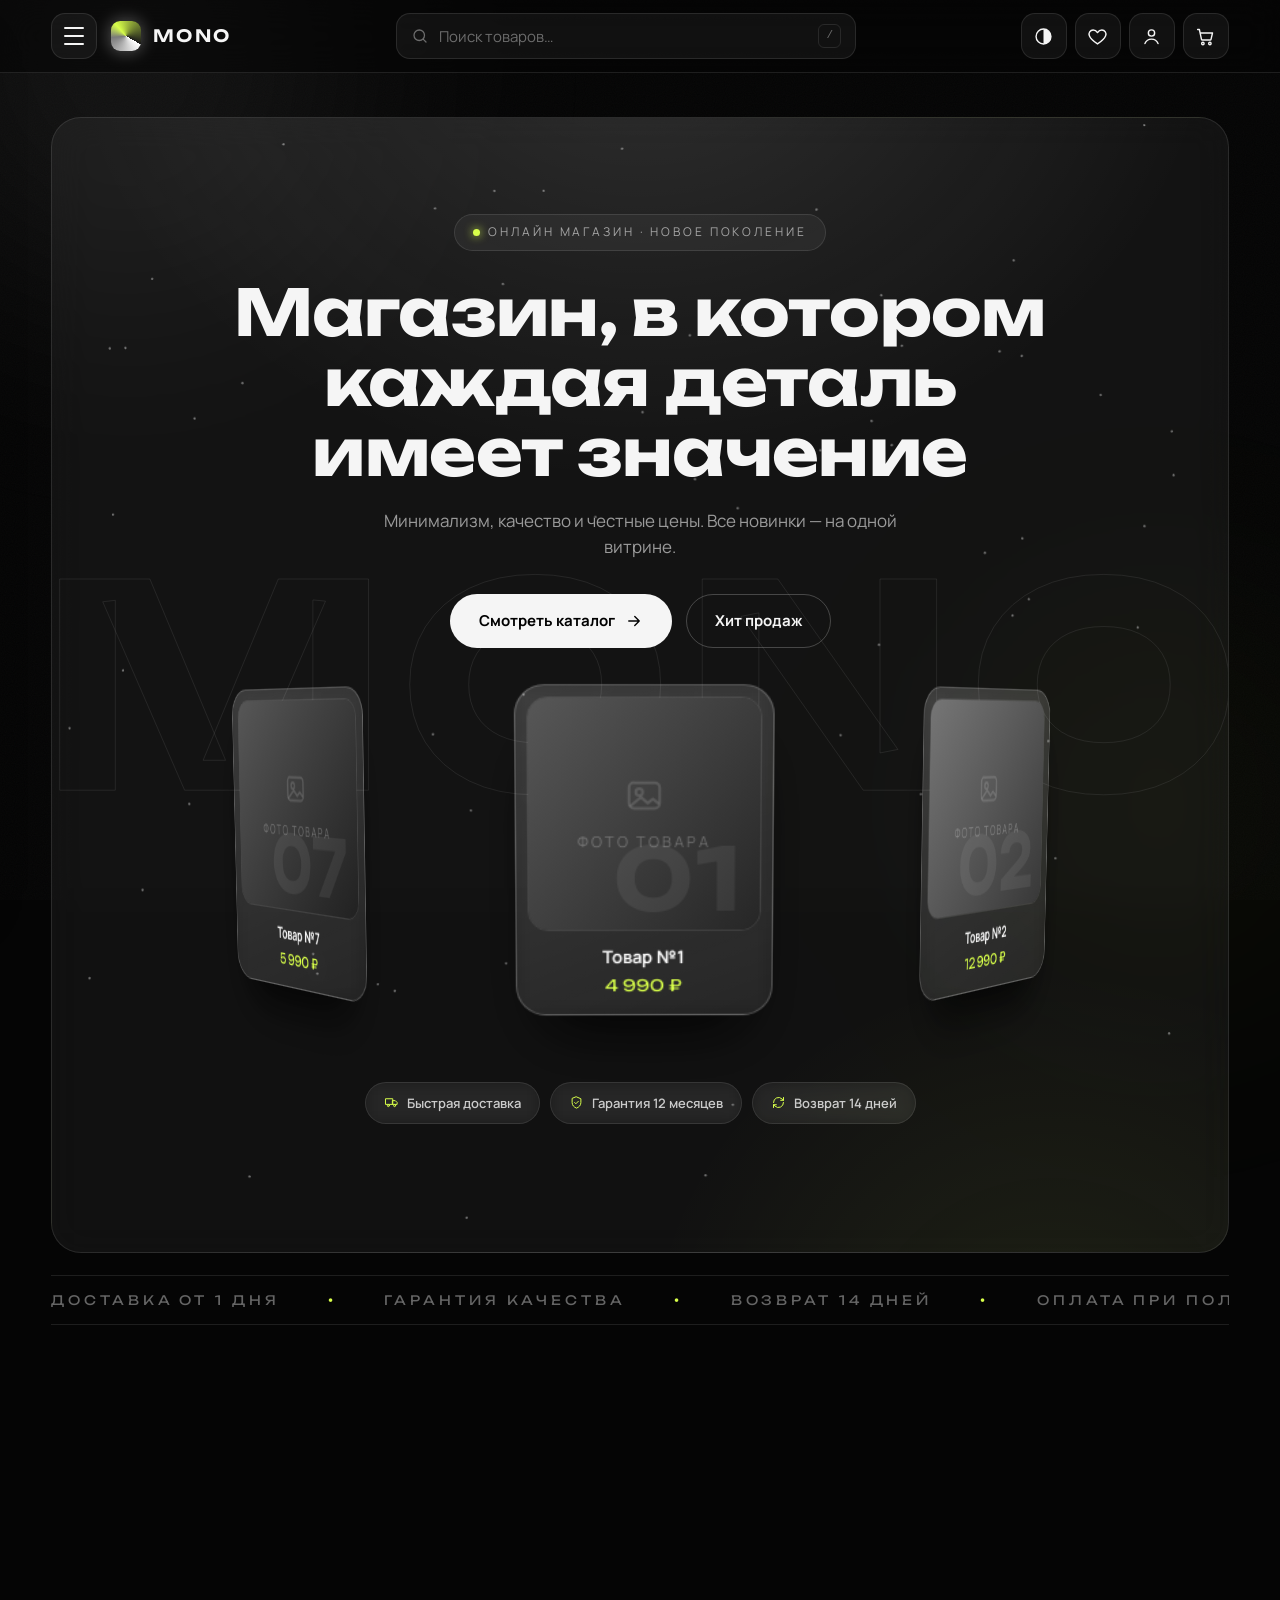
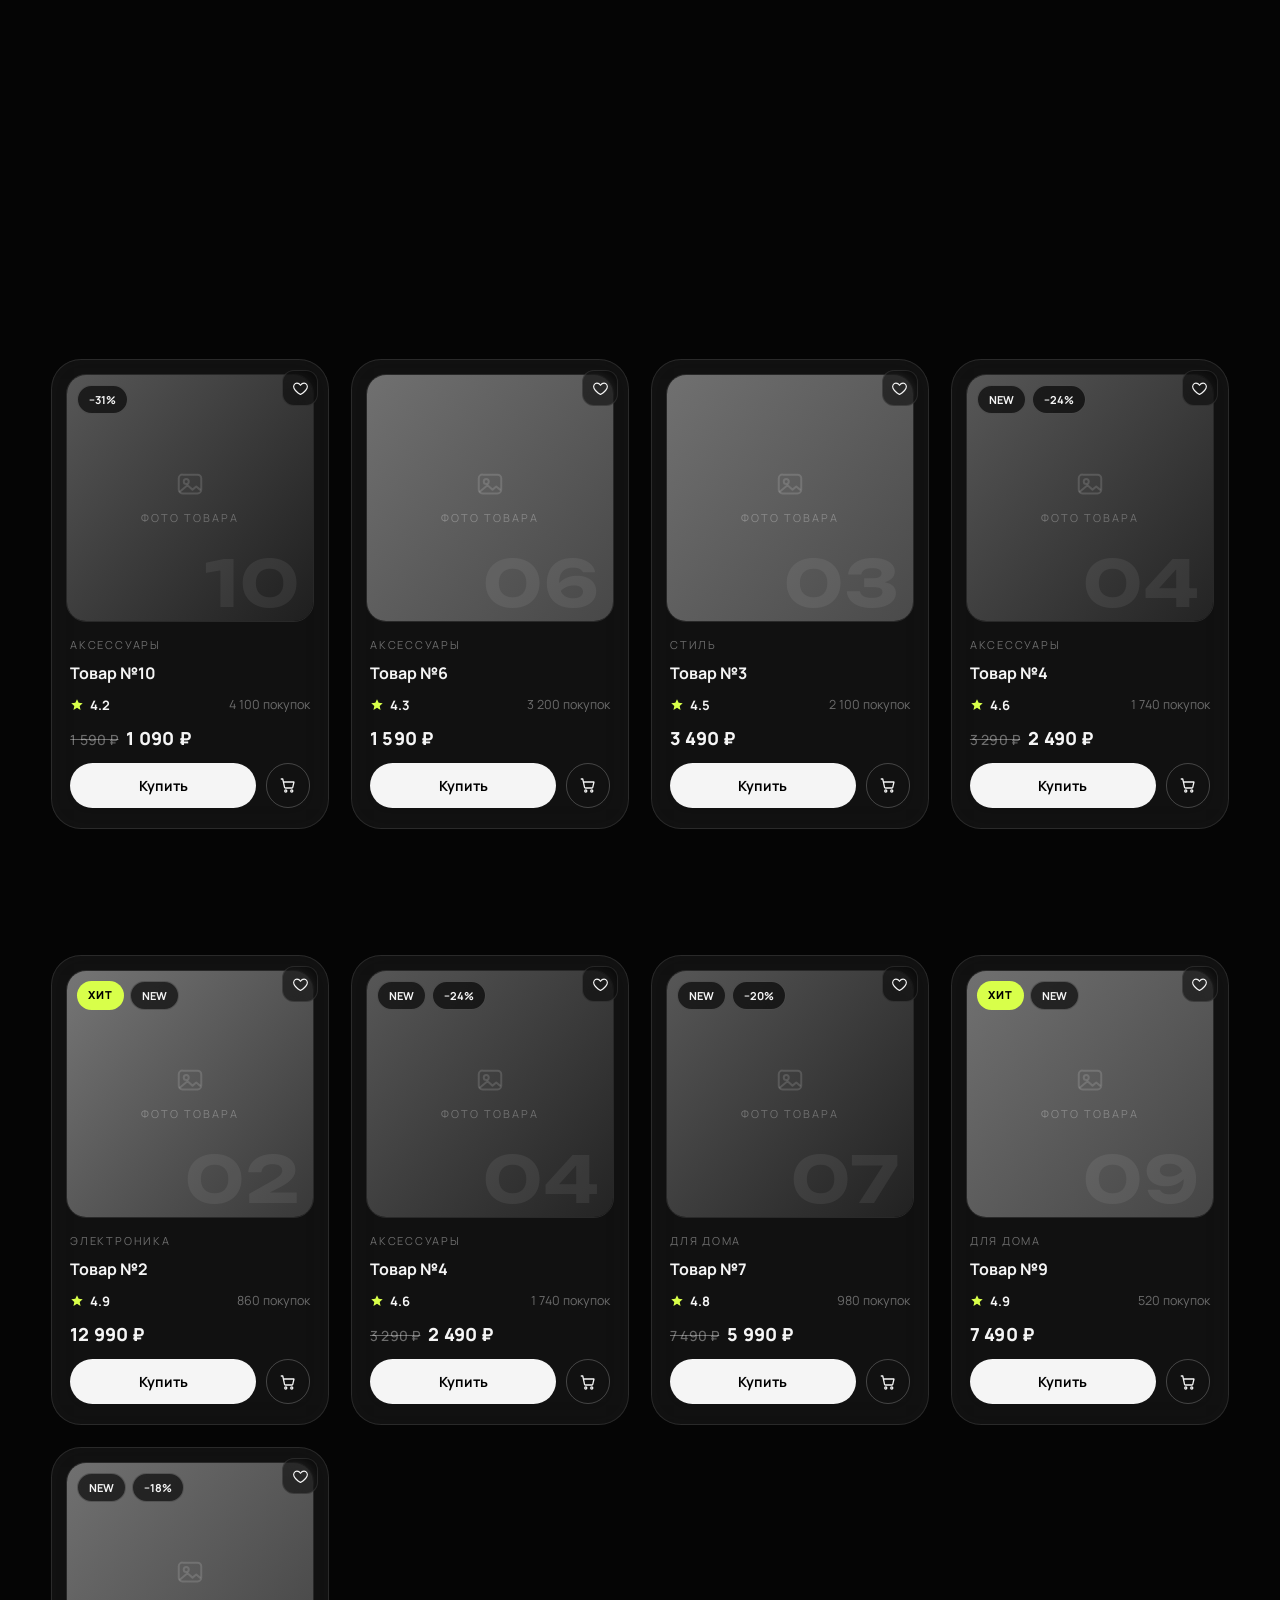
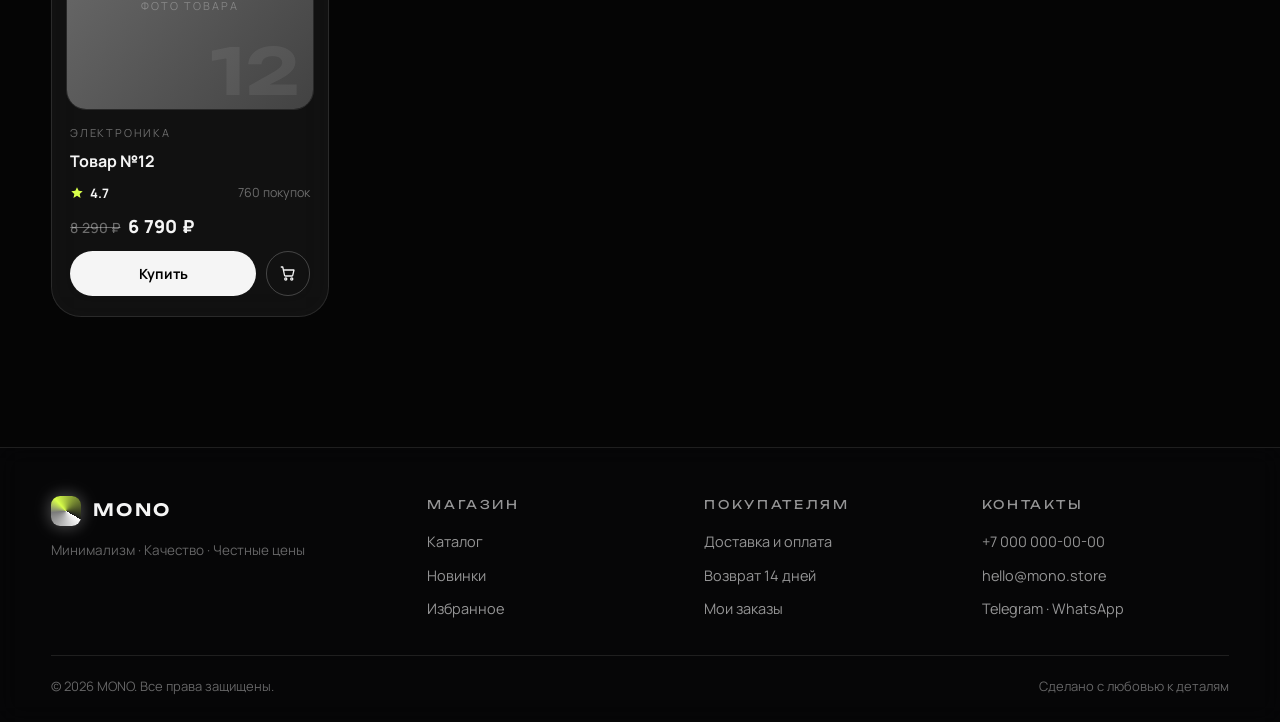
<file: index.html>
<!DOCTYPE html>
<html lang="ru">
<head>
  <meta charset="UTF-8" />
  <meta name="viewport" content="width=device-width, initial-scale=1.0" />
  <!-- ✏️ НАЗВАНИЕ МАГАЗИНА: поменяйте <title> и description ниже.
       Само название задается в app.js → CONFIG.brand (подставится в шапку, футер и прелоадер). -->
  <title>MONO — онлайн магазин</title>
  <meta name="description" content="MONO — минималистичный онлайн магазин нового поколения. Чёрно-белая стеклянная эстетика, честные цены, быстрая доставка." />

  <!-- Шрифты (Google Fonts; без интернета сработают системные запасные) -->
  <link rel="preconnect" href="https://fonts.googleapis.com" />
  <link rel="preconnect" href="https://fonts.gstatic.com" crossorigin />
  <link href="https://fonts.googleapis.com/css2?family=Manrope:wght@400;500;600;700;800&family=Unbounded:wght@400;500;600;700&display=swap" rel="stylesheet" />
  <link rel="stylesheet" href="style.css" />
</head>
<body>

  <!-- ============================ ПРЕЛОАДЕР ============================ -->
  <!-- ✏️ Текст ниже перезаписывается из app.js → CONFIG.brand, менять тут не обязательно -->
  <div class="preloader" id="preloader" aria-hidden="true">
    <div class="preloader__inner">
      <span class="preloader__mark"></span>
      <span class="preloader__brand" id="preloaderBrand">MONO</span>
      <span class="preloader__line"><i></i></span>
    </div>
  </div>

  <!-- ============================ ФОНОВОЕ СВЕЧЕНИЕ ============================ -->
  <div class="bg-glow bg-glow--1" aria-hidden="true"></div>
  <div class="bg-glow bg-glow--2" aria-hidden="true"></div>
  <div class="bg-noise" aria-hidden="true"></div>

  <!-- ============================ ШАПКА ============================ -->
  <header class="header">
    <div class="header__inner container">

      <!-- Кнопка-«бургер» -->
      <button class="burger" id="burgerBtn" aria-label="Открыть меню" aria-expanded="false">
        <span></span>
        <span></span>
        <span></span>
      </button>

      <!-- Логотип (название меняется в app.js, секция CONFIG) -->
      <a href="#home" class="logo" id="logoLink" aria-label="На главную">
        <span class="logo__mark" aria-hidden="true"></span>
        <span class="logo__text" id="logoText">MONO</span>
      </a>

      <!-- Поиск -->
      <div class="search" id="searchBox">
        <svg viewBox="0 0 24 24" fill="none" stroke="currentColor" stroke-width="1.7" stroke-linecap="round" aria-hidden="true">
          <circle cx="11" cy="11" r="7"/><path d="M20 20l-3.2-3.2"/>
        </svg>
        <input type="text" id="searchInput" placeholder="Поиск товаров…" autocomplete="off" aria-label="Поиск товаров" />
        <kbd class="search__kbd" aria-hidden="true">/</kbd>
        <!-- Живые подсказки -->
        <div class="search__panel glass" id="searchPanel" hidden></div>
      </div>

      <!-- Иконки справа: тема / избранное / профиль / корзина -->
      <div class="header__actions">
        <button class="icon-btn" id="themeBtn" aria-label="Переключить тему" title="Светлая / тёмная тема">
          <svg viewBox="0 0 24 24" fill="none" stroke="currentColor" stroke-width="1.6" aria-hidden="true">
            <circle cx="12" cy="12" r="8.5"/>
            <path d="M12 3.5v17a8.5 8.5 0 0 0 0-17z" fill="currentColor" stroke="none"/>
          </svg>
        </button>

        <button class="icon-btn" id="favBtn" aria-label="Избранное">
          <svg viewBox="0 0 24 24" fill="none" stroke="currentColor" stroke-width="1.6" stroke-linejoin="round" aria-hidden="true">
            <path d="M12 20.5s-7.5-4.7-9.3-9.3C1.4 7.9 3.6 4.5 7 4.5c2.2 0 3.9 1.3 5 3 1.1-1.7 2.8-3 5-3 3.4 0 5.6 3.4 4.3 6.7-1.8 4.6-9.3 9.3-9.3 9.3z"/>
          </svg>
          <span class="icon-btn__count" id="favCount" hidden>0</span>
        </button>

        <button class="icon-btn" id="profileBtn" aria-label="Профиль">
          <svg viewBox="0 0 24 24" fill="none" stroke="currentColor" stroke-width="1.6" stroke-linecap="round" aria-hidden="true">
            <circle cx="12" cy="8" r="3.6"/><path d="M4.5 20c1.4-3.4 4.2-5 7.5-5s6.1 1.6 7.5 5"/>
          </svg>
        </button>

        <button class="icon-btn" id="headerCartBtn" aria-label="Корзина">
          <svg viewBox="0 0 24 24" fill="none" stroke="currentColor" stroke-width="1.6" stroke-linecap="round" stroke-linejoin="round" aria-hidden="true">
            <circle cx="9" cy="20" r="1.4"/><circle cx="17" cy="20" r="1.4"/>
            <path d="M3 4h2l2.4 11.2a1 1 0 0 0 1 .8h8.9a1 1 0 0 0 1-.8L20 8H6"/>
          </svg>
          <span class="icon-btn__count" id="headerCartCount" hidden>0</span>
        </button>
      </div>
    </div>
  </header>

  <!-- ============================ ВЫДВИЖНОЕ МЕНЮ ============================ -->
  <div class="drawer-overlay" id="drawerOverlay"></div>

  <nav class="drawer" id="drawer" aria-label="Основное меню">
    <p class="drawer__title">Меню</p>

    <a href="#home" class="drawer__link" data-nav="home">Главная</a>
    <a href="#catalog" class="drawer__link" data-nav="catalog">Каталог</a>
    <a href="#favorites" class="drawer__link" data-nav="favorites">
      Избранное
      <span class="drawer__badge" id="drawerFavBadge" hidden>0</span>
    </a>
    <a href="#cart" class="drawer__link" data-nav="cart">
      Корзина
      <span class="drawer__badge" id="drawerCartBadge" hidden>0</span>
    </a>
    <a href="#profile" class="drawer__link" data-nav="profile">Профиль</a>

    <div class="drawer__foot">
      <!-- ✏️ ВПИШИ: свой слоган в конце меню -->
      <button class="drawer__sound" id="soundBtn" type="button" aria-label="Включить или выключить звук">
        <svg viewBox="0 0 24 24" fill="none" stroke="currentColor" stroke-width="1.6" stroke-linecap="round" stroke-linejoin="round" aria-hidden="true">
          <path d="M11 5L6.5 8.5H3v7h3.5L11 19z"/>
          <path class="sound-on-lines" d="M15.5 9.5a4 4 0 0 1 0 5M18 7a7.5 7.5 0 0 1 0 10"/>
          <path class="sound-off" d="M16 9.8l5 4.4M21 9.8l-5 4.4"/>
        </svg>
        <span>Звук: вкл</span>
      </button>
      <p class="drawer__hint">SIMPLICITY · MONOCHROME</p>
    </div>
  </nav>

  <!-- ============================ ЭКРАНЫ МАГАЗИНА ============================ -->
  <main>
    <section id="screen-home" class="screen"></section>
    <section id="screen-catalog" class="screen" hidden></section>
    <section id="screen-product" class="screen" hidden></section>
    <section id="screen-favorites" class="screen" hidden></section>
    <section id="screen-cart" class="screen" hidden></section>
    <section id="screen-checkout" class="screen" hidden></section>
    <section id="screen-success" class="screen" hidden></section>
    <section id="screen-profile" class="screen" hidden></section>
  </main>

  <!-- ============================ ФУТЕР ============================ -->
  <footer class="footer">
    <div class="container footer__inner">
      <div class="footer__brand">
        <a href="#home" class="logo logo--footer">
          <span class="logo__mark" aria-hidden="true"></span>
          <span class="logo__text">MONO</span>
        </a>
        <p class="footer__tag">Минимализм · Качество · Честные цены</p>
      </div>

      <div class="footer__col">
        <p class="footer__head">Магазин</p>
        <a href="#catalog">Каталог</a>
        <a href="#catalog">Новинки</a>
        <a href="#favorites">Избранное</a>
      </div>

      <div class="footer__col">
        <p class="footer__head">Покупателям</p>
        <a href="#home">Доставка и оплата</a>
        <a href="#home">Возврат 14 дней</a>
        <a href="#profile">Мои заказы</a>
      </div>

      <div class="footer__col">
        <p class="footer__head">Контакты</p>
        <!-- ← ВПИШИ: свои контакты -->
        <a href="#">+7 000 000-00-00</a>
        <a href="#">hello@mono.store</a>
        <a href="#">Telegram · WhatsApp</a>
      </div>
    </div>
    <div class="container footer__bottom">
      <!-- ✏️ ВПИШИ: название магазина и год в копирайте -->
      <span>© 2026 MONO. Все права защищены.</span>
      <span>Сделано с любовью к деталям</span>
    </div>
  </footer>

  <!-- ============================ «Тост» — уведомление ============================ -->
  <div class="toast glass" id="toast"></div>

  <script src="app.js"></script>
</body>
</html>
</file>
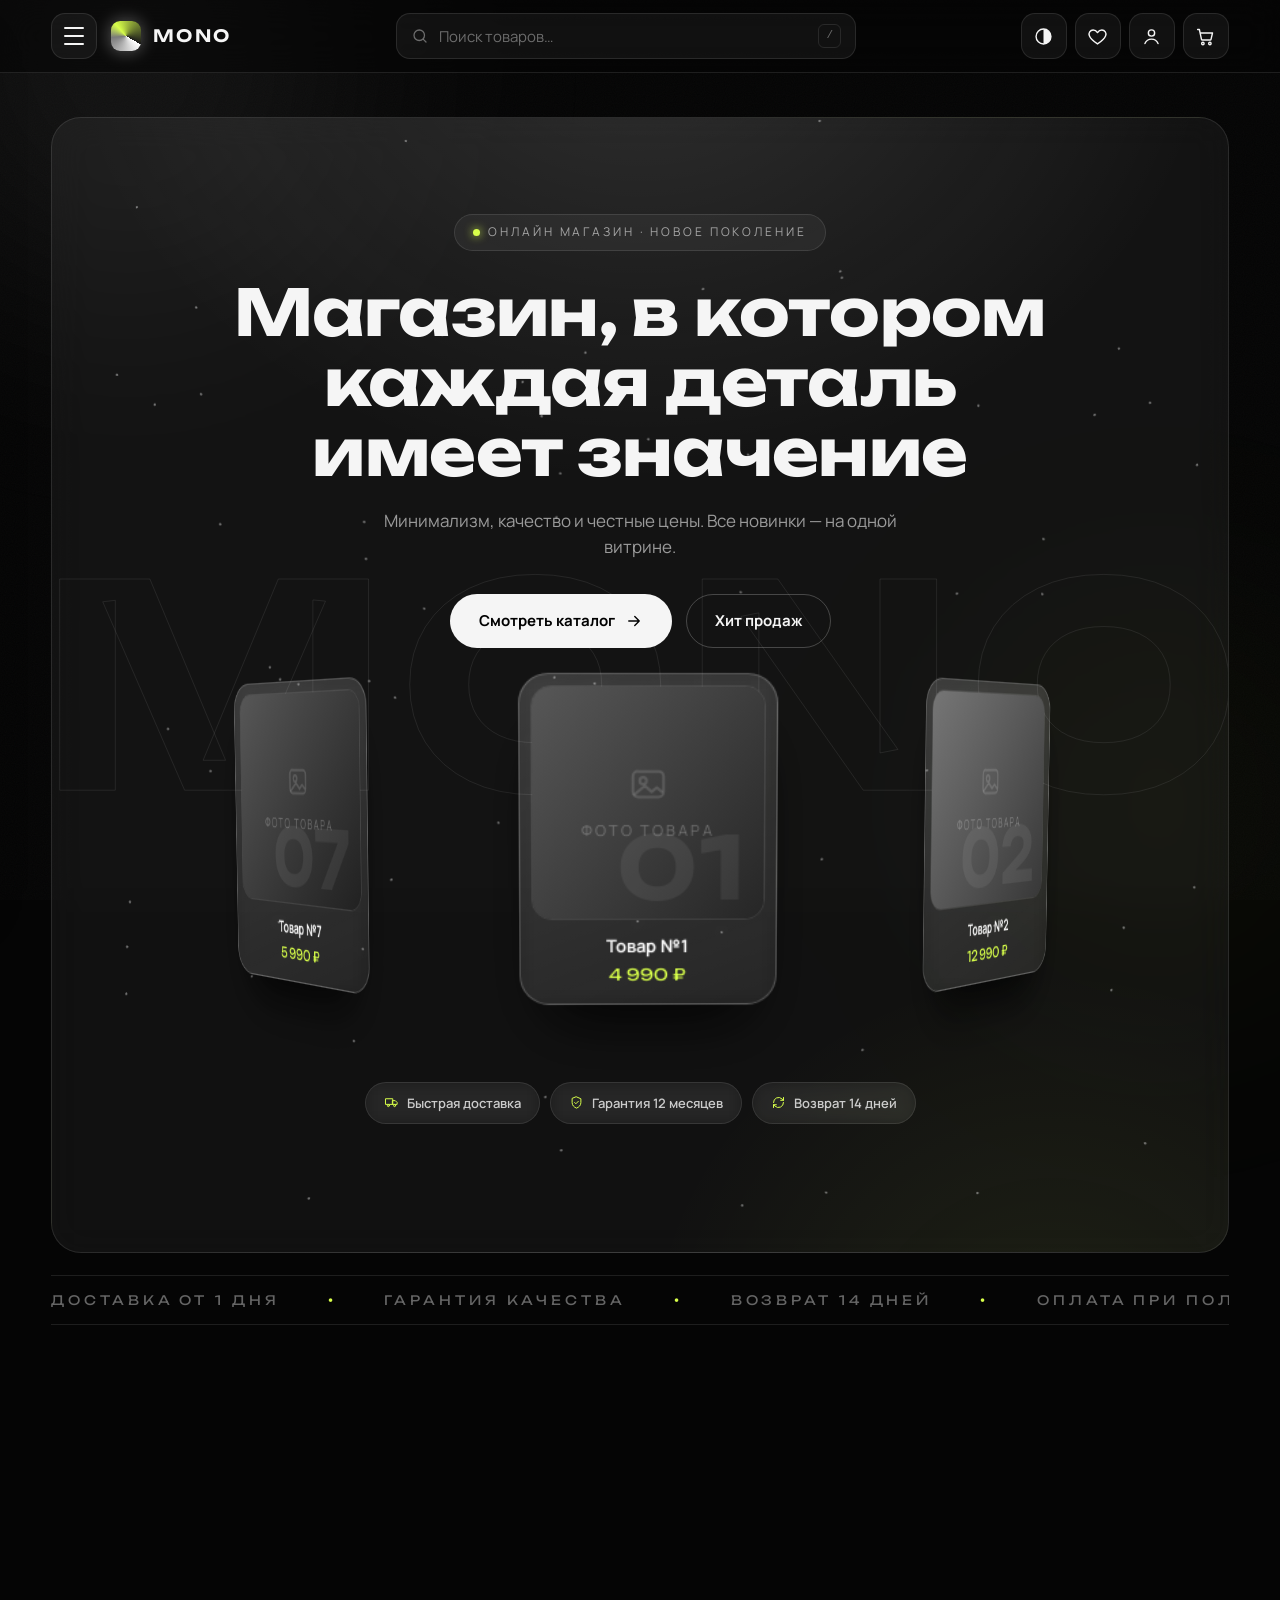
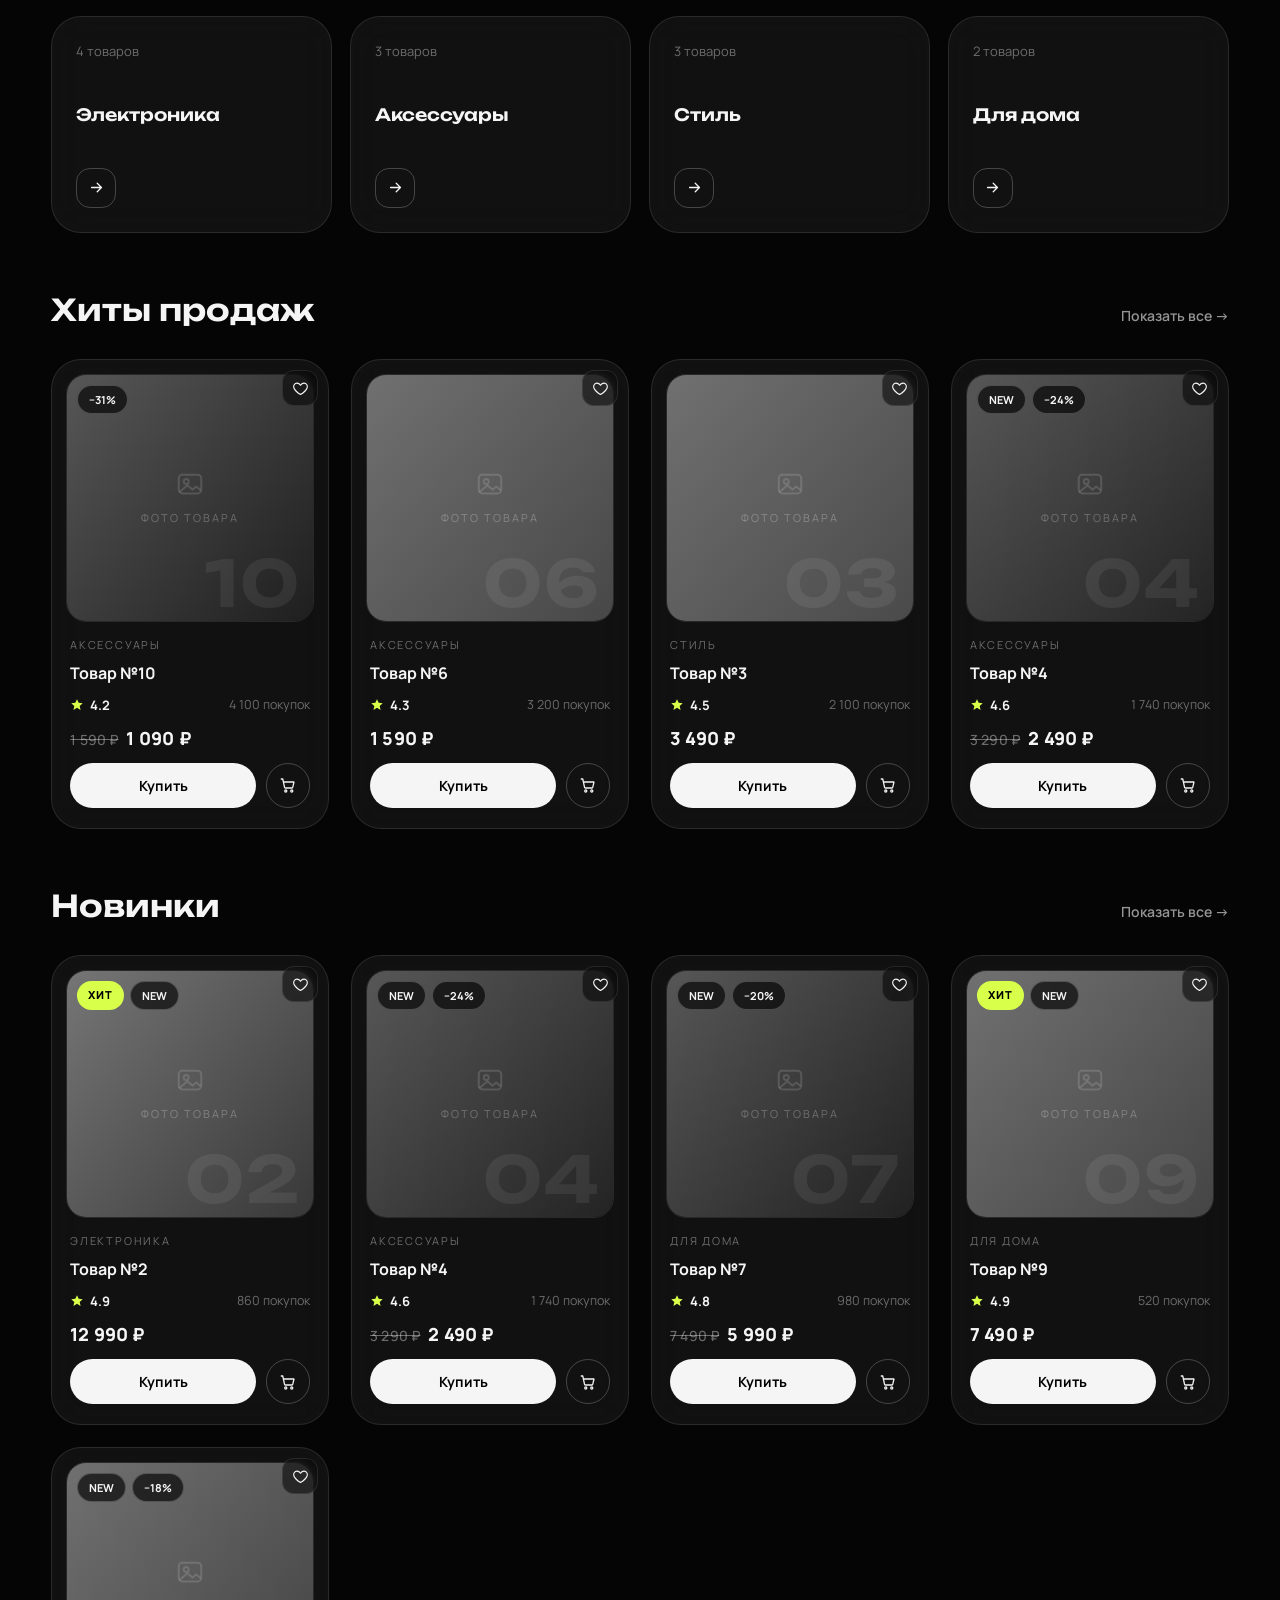
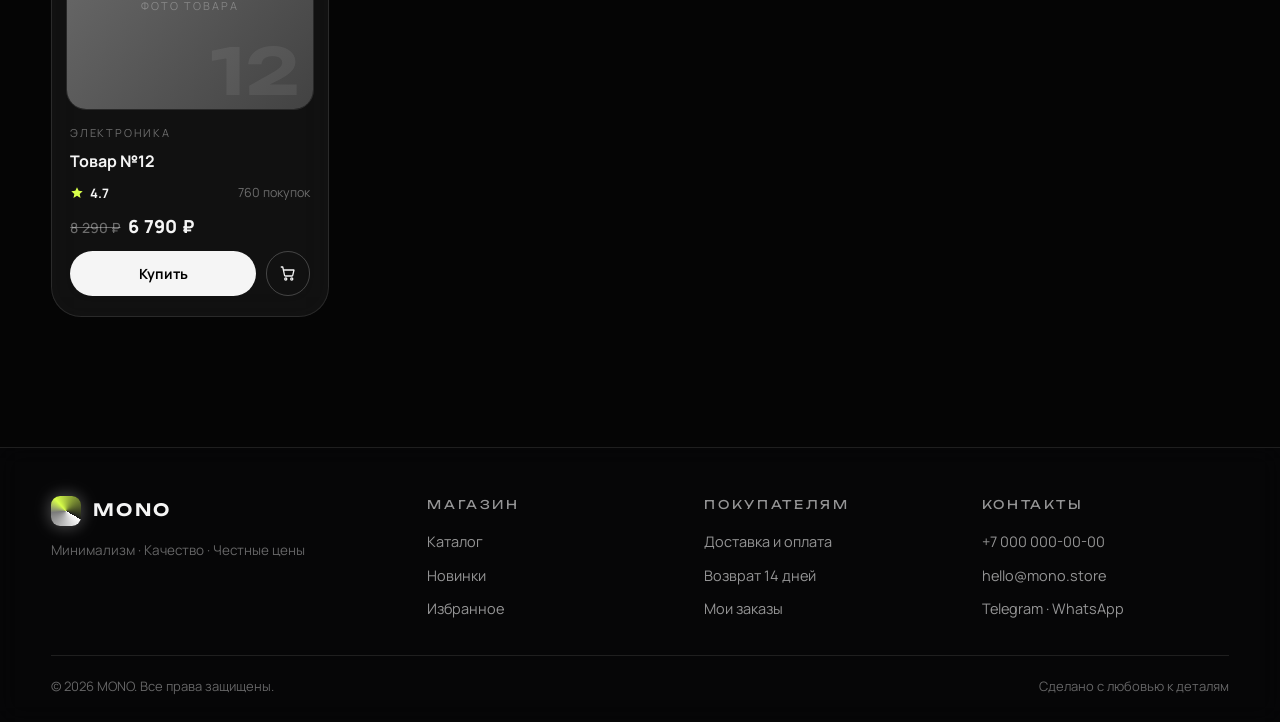
<file: docs/index.html>
<!DOCTYPE html>
<html lang="ru">
<head>
  <meta charset="UTF-8" />
  <meta name="viewport" content="width=device-width, initial-scale=1.0" />
  <!-- ✏️ НАЗВАНИЕ МАГАЗИНА: поменяйте <title> и description ниже.
       Само название задается в app.js → CONFIG.brand (подставится в шапку, футер и прелоадер). -->
  <title>MONO — онлайн магазин</title>
  <meta name="description" content="MONO — минималистичный онлайн магазин нового поколения. Чёрно-белая стеклянная эстетика, честные цены, быстрая доставка." />

  <!-- Шрифты (Google Fonts; без интернета сработают системные запасные) -->
  <link rel="preconnect" href="https://fonts.googleapis.com" />
  <link rel="preconnect" href="https://fonts.gstatic.com" crossorigin />
  <link href="https://fonts.googleapis.com/css2?family=Manrope:wght@400;500;600;700;800&family=Unbounded:wght@400;500;600;700&display=swap" rel="stylesheet" />
  <link rel="stylesheet" href="style.css" />
</head>
<body>

  <!-- ============================ ПРЕЛОАДЕР ============================ -->
  <!-- ✏️ Текст ниже перезаписывается из app.js → CONFIG.brand, менять тут не обязательно -->
  <div class="preloader" id="preloader" aria-hidden="true">
    <div class="preloader__inner">
      <span class="preloader__mark"></span>
      <span class="preloader__brand" id="preloaderBrand">MONO</span>
      <span class="preloader__line"><i></i></span>
    </div>
  </div>

  <!-- ============================ ФОНОВОЕ СВЕЧЕНИЕ ============================ -->
  <div class="bg-glow bg-glow--1" aria-hidden="true"></div>
  <div class="bg-glow bg-glow--2" aria-hidden="true"></div>
  <div class="bg-noise" aria-hidden="true"></div>

  <!-- ============================ ШАПКА ============================ -->
  <header class="header">
    <div class="header__inner container">

      <!-- Кнопка-«бургер» -->
      <button class="burger" id="burgerBtn" aria-label="Открыть меню" aria-expanded="false">
        <span></span>
        <span></span>
        <span></span>
      </button>

      <!-- Логотип (название меняется в app.js, секция CONFIG) -->
      <a href="#home" class="logo" id="logoLink" aria-label="На главную">
        <span class="logo__mark" aria-hidden="true"></span>
        <span class="logo__text" id="logoText">MONO</span>
      </a>

      <!-- Поиск -->
      <div class="search" id="searchBox">
        <svg viewBox="0 0 24 24" fill="none" stroke="currentColor" stroke-width="1.7" stroke-linecap="round" aria-hidden="true">
          <circle cx="11" cy="11" r="7"/><path d="M20 20l-3.2-3.2"/>
        </svg>
        <input type="text" id="searchInput" placeholder="Поиск товаров…" autocomplete="off" aria-label="Поиск товаров" />
        <kbd class="search__kbd" aria-hidden="true">/</kbd>
        <!-- Живые подсказки -->
        <div class="search__panel glass" id="searchPanel" hidden></div>
      </div>

      <!-- Иконки справа: тема / избранное / профиль / корзина -->
      <div class="header__actions">
        <button class="icon-btn" id="themeBtn" aria-label="Переключить тему" title="Светлая / тёмная тема">
          <svg viewBox="0 0 24 24" fill="none" stroke="currentColor" stroke-width="1.6" aria-hidden="true">
            <circle cx="12" cy="12" r="8.5"/>
            <path d="M12 3.5v17a8.5 8.5 0 0 0 0-17z" fill="currentColor" stroke="none"/>
          </svg>
        </button>

        <button class="icon-btn" id="favBtn" aria-label="Избранное">
          <svg viewBox="0 0 24 24" fill="none" stroke="currentColor" stroke-width="1.6" stroke-linejoin="round" aria-hidden="true">
            <path d="M12 20.5s-7.5-4.7-9.3-9.3C1.4 7.9 3.6 4.5 7 4.5c2.2 0 3.9 1.3 5 3 1.1-1.7 2.8-3 5-3 3.4 0 5.6 3.4 4.3 6.7-1.8 4.6-9.3 9.3-9.3 9.3z"/>
          </svg>
          <span class="icon-btn__count" id="favCount" hidden>0</span>
        </button>

        <button class="icon-btn" id="profileBtn" aria-label="Профиль">
          <svg viewBox="0 0 24 24" fill="none" stroke="currentColor" stroke-width="1.6" stroke-linecap="round" aria-hidden="true">
            <circle cx="12" cy="8" r="3.6"/><path d="M4.5 20c1.4-3.4 4.2-5 7.5-5s6.1 1.6 7.5 5"/>
          </svg>
        </button>

        <button class="icon-btn" id="headerCartBtn" aria-label="Корзина">
          <svg viewBox="0 0 24 24" fill="none" stroke="currentColor" stroke-width="1.6" stroke-linecap="round" stroke-linejoin="round" aria-hidden="true">
            <circle cx="9" cy="20" r="1.4"/><circle cx="17" cy="20" r="1.4"/>
            <path d="M3 4h2l2.4 11.2a1 1 0 0 0 1 .8h8.9a1 1 0 0 0 1-.8L20 8H6"/>
          </svg>
          <span class="icon-btn__count" id="headerCartCount" hidden>0</span>
        </button>
      </div>
    </div>
  </header>

  <!-- ============================ ВЫДВИЖНОЕ МЕНЮ ============================ -->
  <div class="drawer-overlay" id="drawerOverlay"></div>

  <nav class="drawer" id="drawer" aria-label="Основное меню">
    <p class="drawer__title">Меню</p>

    <a href="#home" class="drawer__link" data-nav="home">Главная</a>
    <a href="#catalog" class="drawer__link" data-nav="catalog">Каталог</a>
    <a href="#favorites" class="drawer__link" data-nav="favorites">
      Избранное
      <span class="drawer__badge" id="drawerFavBadge" hidden>0</span>
    </a>
    <a href="#cart" class="drawer__link" data-nav="cart">
      Корзина
      <span class="drawer__badge" id="drawerCartBadge" hidden>0</span>
    </a>
    <a href="#profile" class="drawer__link" data-nav="profile">Профиль</a>

    <div class="drawer__foot">
      <!-- ✏️ ВПИШИ: свой слоган в конце меню -->
      <button class="drawer__sound" id="soundBtn" type="button" aria-label="Включить или выключить звук">
        <svg viewBox="0 0 24 24" fill="none" stroke="currentColor" stroke-width="1.6" stroke-linecap="round" stroke-linejoin="round" aria-hidden="true">
          <path d="M11 5L6.5 8.5H3v7h3.5L11 19z"/>
          <path class="sound-on-lines" d="M15.5 9.5a4 4 0 0 1 0 5M18 7a7.5 7.5 0 0 1 0 10"/>
          <path class="sound-off" d="M16 9.8l5 4.4M21 9.8l-5 4.4"/>
        </svg>
        <span>Звук: вкл</span>
      </button>
      <p class="drawer__hint">SIMPLICITY · MONOCHROME</p>
    </div>
  </nav>

  <!-- ============================ ЭКРАНЫ МАГАЗИНА ============================ -->
  <main>
    <section id="screen-home" class="screen"></section>
    <section id="screen-catalog" class="screen" hidden></section>
    <section id="screen-product" class="screen" hidden></section>
    <section id="screen-favorites" class="screen" hidden></section>
    <section id="screen-cart" class="screen" hidden></section>
    <section id="screen-checkout" class="screen" hidden></section>
    <section id="screen-success" class="screen" hidden></section>
    <section id="screen-profile" class="screen" hidden></section>
  </main>

  <!-- ============================ ФУТЕР ============================ -->
  <footer class="footer">
    <div class="container footer__inner">
      <div class="footer__brand">
        <a href="#home" class="logo logo--footer">
          <span class="logo__mark" aria-hidden="true"></span>
          <span class="logo__text">MONO</span>
        </a>
        <p class="footer__tag">Минимализм · Качество · Честные цены</p>
      </div>

      <div class="footer__col">
        <p class="footer__head">Магазин</p>
        <a href="#catalog">Каталог</a>
        <a href="#catalog">Новинки</a>
        <a href="#favorites">Избранное</a>
      </div>

      <div class="footer__col">
        <p class="footer__head">Покупателям</p>
        <a href="#home">Доставка и оплата</a>
        <a href="#home">Возврат 14 дней</a>
        <a href="#profile">Мои заказы</a>
      </div>

      <div class="footer__col">
        <p class="footer__head">Контакты</p>
        <!-- ← ВПИШИ: свои контакты -->
        <a href="#">+7 000 000-00-00</a>
        <a href="#">hello@mono.store</a>
        <a href="#">Telegram · WhatsApp</a>
      </div>
    </div>
    <div class="container footer__bottom">
      <!-- ✏️ ВПИШИ: название магазина и год в копирайте -->
      <span>© 2026 MONO. Все права защищены.</span>
      <span>Сделано с любовью к деталям</span>
    </div>
  </footer>

  <!-- ============================ «Тост» — уведомление ============================ -->
  <div class="toast glass" id="toast"></div>

  <script src="app.js"></script>
</body>
</html>
</file>
<file: style.css>
/* ==========================================================================
   MONO — онлайн магазин. Чёрно-белая glass-тема + кислотный акцент.
   Фишки: аура из частиц, 3D-наклон карточек,
   проявление при скролле, светлая тема-инверсия.
   ========================================================================== */

:root {
  --bg: #050505;
  --bg-soft: #0c0c0e;
  --white: #f5f5f5;
  --white-80: rgba(245, 245, 245, .8);
  --white-60: rgba(245, 245, 245, .6);
  --white-40: rgba(245, 245, 245, .4);
  --line: rgba(255, 255, 255, .1);
  --line-strong: rgba(255, 255, 255, .22);
  --glass: rgba(255, 255, 255, .05);
  --glass-strong: rgba(255, 255, 255, .09);
  --accent: #d8ff4a;                 /* кислотный акцент — используется точечно */
  --accent-dim: rgba(216, 255, 74, .14);
  --radius: 22px;
  --radius-lg: 30px;
  --font-display: "Unbounded", "Manrope", system-ui, sans-serif;
  --font-text: "Manrope", system-ui, -apple-system, sans-serif;
  --blur: blur(18px) saturate(1.2);
  --shadow: 0 30px 60px -20px rgba(0, 0, 0, .8);
  --ease: cubic-bezier(.22, 1, .36, 1);
}

* { margin: 0; padding: 0; box-sizing: border-box; }

[hidden] { display: none !important; }

html { scroll-behavior: smooth; }

body {
  background: var(--bg);
  color: var(--white);
  font-family: var(--font-text);
  font-size: 16px;
  line-height: 1.55;
  min-height: 100vh;
  overflow-x: hidden;
  display: flex;
  flex-direction: column;
  transition: background .5s, color .5s;
}

main { flex: 1; }

body.no-scroll { overflow: hidden; }

::selection { background: var(--white); color: #000; }

/* ---------------- скроллбар ---------------- */
::-webkit-scrollbar { width: 10px; }
::-webkit-scrollbar-track { background: transparent; }
::-webkit-scrollbar-thumb {
  background: rgba(255, 255, 255, .14);
  border-radius: 999px;
  border: 2px solid var(--bg);
}
::-webkit-scrollbar-thumb:hover { background: rgba(255, 255, 255, .3); }

input, button, select, textarea { font-family: inherit; color: inherit; }
input::placeholder { color: var(--white-40); }

/* ---------------- фоновые свечения и шум ---------------- */
.bg-glow {
  position: fixed;
  border-radius: 50%;
  filter: blur(120px);
  pointer-events: none;
  z-index: 0;
}
.bg-glow--1 {
  width: 60vw; height: 60vw;
  left: -20vw; top: -25vw;
  background: radial-gradient(circle, rgba(255,255,255,.10), transparent 60%);
  animation: float 16s ease-in-out infinite;
}
.bg-glow--2 {
  width: 55vw; height: 55vw;
  right: -18vw; bottom: -20vw;
  background: radial-gradient(circle, rgba(216,255,74,.05), transparent 60%);
  animation: float 20s ease-in-out infinite reverse;
}
@keyframes float {
  0%, 100% { transform: translate(0, 0) scale(1); }
  50%      { transform: translate(4vw, 3vw) scale(1.08); }
}
.bg-noise {
  position: fixed; inset: 0; pointer-events: none; z-index: 0; opacity: .05;
  background-image: url("data:image/svg+xml,%3Csvg xmlns='http://www.w3.org/2000/svg' width='140' height='140'%3E%3Cfilter id='n'%3E%3CfeTurbulence type='fractalNoise' baseFrequency='0.9' numOctaves='2'/%3E%3C/filter%3E%3Crect width='140' height='140' filter='url(%23n)' opacity='0.6'/%3E%3C/svg%3E");
}

/* ---------------- прелоадер ---------------- */
.preloader {
  position: fixed; inset: 0; z-index: 9998;
  display: grid; place-items: center;
  background: var(--bg);
  transition: opacity .6s var(--ease), visibility .6s;
}
.preloader.is-done { opacity: 0; visibility: hidden; }
body.preloading { overflow: hidden; }
.preloader__inner {
  display: flex; flex-direction: column; align-items: center; gap: 20px;
  animation: fadeIn .5s var(--ease);
}
@keyframes fadeIn { from { opacity: 0; } }
.preloader__mark {
  width: 54px; height: 54px; border-radius: 16px;
  background: conic-gradient(from 120deg, #fff 0%, #7a7a7a 40%, var(--accent) 55%, #1a1a1a 100%);
  box-shadow: 0 0 34px rgba(255,255,255,.35);
  animation: preSpin 2.4s linear infinite, prePulse 1.2s ease-in-out infinite;
}
@keyframes preSpin { to { transform: rotate(360deg); } }
@keyframes prePulse { 50% { box-shadow: 0 0 20px rgba(255,255,255,.15); } }
.preloader__brand {
  font-family: var(--font-display); font-size: 15px;
  letter-spacing: .34em; text-indent: .34em;
  color: var(--white);
}
.preloader__line {
  width: 150px; height: 2px; border-radius: 2px;
  background: var(--line);
  overflow: hidden;
}
.preloader__line i {
  display: block; width: 40%; height: 100%;
  border-radius: 2px; background: var(--white);
  animation: preSlide 1.1s var(--ease) infinite;
}
@keyframes preSlide {
  from { transform: translateX(-120%); }
  to   { transform: translateX(320%); }
}

/* кнопка звука в выдвижном меню */
.drawer__sound {
  margin-bottom: 16px;
  display: inline-flex; align-items: center; gap: 10px;
  padding: 11px 16px;
  background: var(--glass); border: 1px solid var(--line);
  border-radius: 14px;
  color: var(--white-60); font-size: 13px; font-weight: 600;
  cursor: pointer;
  transition: color .2s, border-color .2s, background .2s;
}
.drawer__sound:hover { color: var(--white); border-color: var(--line-strong); background: var(--glass-strong); }
.drawer__sound svg { width: 17px; height: 17px; }
.drawer__sound .sound-off { display: none; }
.drawer__sound.is-off .sound-off { display: block; }
.drawer__sound.is-off .sound-on-lines { display: none; }

/* ---------------- утилиты ---------------- */
.container { width: min(1240px, 92%); margin-inline: auto; }

.glass {
  background: var(--glass);
  border: 1px solid var(--line);
  backdrop-filter: var(--blur);
  -webkit-backdrop-filter: var(--blur);
  border-radius: var(--radius-lg);
}

.btn {
  display: inline-flex; align-items: center; justify-content: center; gap: 10px;
  font-weight: 700; font-size: 15px;
  border-radius: 999px;
  border: 1px solid transparent;
  padding: 14px 28px;
  cursor: pointer;
  transition: transform .25s var(--ease), background .25s, box-shadow .25s, border-color .25s, color .25s;
  user-select: none;
  text-decoration: none;
}
.btn:active { transform: scale(.96); }
.btn--light { background: var(--white); color: #000; }
.btn--light:hover { box-shadow: 0 0 32px rgba(255,255,255,.25); }
.btn--ghost { background: transparent; color: var(--white); border-color: var(--line-strong); }
.btn--ghost:hover { background: var(--white); color: #000; border-color: var(--white); }
.btn--accent { background: var(--accent); color: #000; }
.btn--accent:hover { box-shadow: 0 0 32px rgba(216,255,74,.35); }
.btn--block { width: 100%; }
.btn[disabled] { opacity: .45; cursor: not-allowed; box-shadow: none; }
.btn svg { width: 18px; height: 18px; }

.link-btn {
  background: none; border: none; cursor: pointer;
  color: var(--white-60); font-size: 14px; font-weight: 600;
  text-decoration: underline dotted; text-underline-offset: 4px;
  transition: color .2s;
}
.link-btn:hover { color: var(--white); }

/* ==========================================================================
   ШАПКА
   ========================================================================== */
.header {
  position: sticky; top: 0; z-index: 50;
  background: rgba(5,5,5,.55);
  backdrop-filter: var(--blur);
  -webkit-backdrop-filter: var(--blur);
  border-bottom: 1px solid var(--line);
}
.header__inner {
  display: flex; align-items: center; gap: 14px;
  height: 72px; position: relative;
}

/* бургер */
.burger {
  flex: none;
  width: 46px; height: 46px;
  display: flex; flex-direction: column; justify-content: center; align-items: center; gap: 6px;
  background: var(--glass); border: 1px solid var(--line);
  border-radius: 14px; cursor: pointer;
  transition: border-color .25s, background .25s, transform .25s var(--ease);
}
.burger:hover { border-color: var(--line-strong); background: var(--glass-strong); }
.burger span {
  width: 20px; height: 2px; background: var(--white); border-radius: 2px;
  transition: transform .35s var(--ease), opacity .25s;
}
.burger.is-open span:nth-child(1) { transform: translateY(8px) rotate(45deg); }
.burger.is-open span:nth-child(2) { opacity: 0; }
.burger.is-open span:nth-child(3) { transform: translateY(-8px) rotate(-45deg); }

/* логотип */
.logo {
  flex: none;
  display: flex; align-items: center; gap: 12px;
  color: var(--white); text-decoration: none;
  font-family: var(--font-display); font-weight: 600; letter-spacing: .14em;
}
.logo__mark {
  width: 30px; height: 30px; border-radius: 9px; flex: none;
  background: conic-gradient(from 120deg, #fff 0%, #7a7a7a 40%, var(--accent) 55%, #1a1a1a 100%);
  box-shadow: 0 0 18px rgba(255,255,255,.35);
  transition: transform .5s var(--ease);
}
.logo:hover .logo__mark { transform: rotate(180deg); }
.logo__text { font-size: 17px; }

/* ---------------- поиск ---------------- */
.search {
  position: relative;
  flex: 1;
  max-width: 460px;
  margin-inline: auto;
  display: flex; align-items: center; gap: 10px;
  padding: 0 14px; height: 46px;
  background: var(--glass); border: 1px solid var(--line);
  border-radius: 14px;
  transition: border-color .25s, background .25s;
}
.search:focus-within { border-color: var(--line-strong); background: var(--glass-strong); }
.search > svg { width: 18px; height: 18px; color: var(--white-40); flex: none; }
.search input {
  flex: 1; min-width: 0;
  background: none; border: none; outline: none;
  font-size: 15px; color: var(--white);
}
.search__kbd {
  flex: none;
  font-size: 11px; color: var(--white-40);
  border: 1px solid var(--line); border-radius: 6px;
  padding: 2px 7px;
}
.search__panel {
  position: absolute; top: calc(100% + 10px); left: 0; right: 0;
  z-index: 60;
  padding: 8px;
  border-radius: var(--radius);
  background: rgba(14,14,16,.92);
  box-shadow: var(--shadow);
  animation: fadeUp .25s var(--ease);
}
.search__item {
  display: flex; align-items: center; gap: 12px;
  width: 100%;
  padding: 10px 12px;
  border: none; background: none; border-radius: 14px;
  cursor: pointer; text-align: left;
  color: var(--white);
  transition: background .2s;
}
.search__item:hover { background: var(--glass-strong); }
.search__thumb {
  width: 42px; height: 42px; flex: none;
  border-radius: 12px; border: 1px solid var(--line);
  background: linear-gradient(150deg, #222, #0b0b0c);
  display: grid; place-items: center;
  font-family: var(--font-display); font-size: 13px; color: var(--white-60);
}
.search__name { font-size: 14px; font-weight: 700; line-height: 1.3; }
.search__cat { font-size: 12px; color: var(--white-40); }
.search__empty { padding: 14px; text-align: center; color: var(--white-40); font-size: 14px; }

/* ---------------- иконки-кнопки справа ---------------- */
.header__actions { flex: none; display: flex; gap: 8px; }
.icon-btn {
  position: relative;
  width: 46px; height: 46px;
  display: grid; place-items: center;
  background: var(--glass); border: 1px solid var(--line);
  border-radius: 14px; color: var(--white); cursor: pointer;
  transition: border-color .25s, background .25s, transform .25s var(--ease);
}
.icon-btn:hover { border-color: var(--line-strong); background: var(--glass-strong); }
.icon-btn:active { transform: scale(.94); }
.icon-btn svg { width: 21px; height: 21px; }
.icon-btn__count {
  position: absolute; top: -7px; right: -7px;
  min-width: 20px; height: 20px; padding: 0 5px;
  display: grid; place-items: center;
  font-size: 11px; font-weight: 800; color: #000;
  background: var(--accent); border-radius: 999px;
  transition: transform .3s var(--ease);
}
.icon-btn__count.bump { animation: bump .4s var(--ease); }
@keyframes bump { 40% { transform: scale(1.45); } }

/* ==========================================================================
   ВЫДВИЖНОЕ МЕНЮ
   ========================================================================== */
.drawer-overlay {
  position: fixed; inset: 0; z-index: 70;
  background: rgba(0,0,0,.55);
  backdrop-filter: blur(4px);
  opacity: 0; visibility: hidden;
  transition: opacity .3s, visibility .3s;
}
.drawer-overlay.is-open { opacity: 1; visibility: visible; }

.drawer {
  position: fixed; z-index: 80;
  top: 16px; left: 16px; bottom: 16px;
  width: min(320px, 84vw);
  display: flex; flex-direction: column;
  padding: 28px 24px;
  background: rgba(14,14,16,.85);
  border: 1px solid var(--line);
  backdrop-filter: var(--blur);
  -webkit-backdrop-filter: var(--blur);
  border-radius: var(--radius-lg);
  box-shadow: var(--shadow);
  transform: translateX(calc(-100% - 40px));
  transition: transform .45s var(--ease);
}
.drawer.is-open { transform: translateX(0); }

.drawer__title {
  font-family: var(--font-display); font-size: 13px;
  letter-spacing: .22em; text-transform: uppercase;
  color: var(--white-60); margin-bottom: 26px;
}
.drawer__link {
  display: flex; align-items: center; gap: 14px;
  padding: 16px 18px; margin-bottom: 10px;
  border-radius: 18px;
  color: var(--white); text-decoration: none;
  font-size: 17px; font-weight: 600;
  border: 1px solid transparent;
  transition: background .25s, border-color .25s, padding .25s var(--ease);
}
.drawer__link:hover { background: var(--glass); padding-left: 24px; }
.drawer__link--active { background: var(--glass-strong); border-color: var(--line-strong); }
.drawer__badge {
  margin-left: auto;
  min-width: 22px; height: 22px; padding: 0 6px;
  display: grid; place-items: center;
  background: var(--accent); color: #000;
  border-radius: 999px; font-size: 12px; font-weight: 800;
}
.drawer__badge[hidden] { display: none; }
.drawer__foot { margin-top: auto; }
.drawer__hint {
  font-size: 11px; letter-spacing: .26em; color: var(--white-40);
  text-transform: uppercase;
}

/* ==========================================================================
   ЭКРАНЫ
   ========================================================================== */
.screen { padding: 44px 0 90px; animation: fadeUp .5s var(--ease); }
@keyframes fadeUp {
  from { opacity: 0; transform: translateY(14px); }
  to   { opacity: 1; transform: none; }
}

.back-link {
  display: inline-flex; align-items: center; gap: 8px;
  color: var(--white-60); text-decoration: none; font-weight: 600; font-size: 14px;
  margin-bottom: 26px; transition: color .2s, transform .3s var(--ease);
  cursor: pointer;
}
.back-link:hover { color: var(--white); transform: translateX(-4px); }

.section-head {
  display: flex; align-items: baseline; justify-content: space-between;
  margin: 54px 0 26px; gap: 16px;
}
.section-head:first-child { margin-top: 0; }
.section-head h2 {
  font-family: var(--font-display); font-size: clamp(20px, 3vw, 30px); font-weight: 600;
}
.section-head span { color: var(--white-40); font-size: 14px; }
.section-head a { color: var(--white-60); font-size: 14px; font-weight: 600; text-decoration: none; transition: color .2s; }
.section-head a:hover { color: var(--white); }

/* ==========================================================================
   ГЛАВНАЯ — ГЕРОЙ
   ========================================================================== */
.hero {
  position: relative;
  overflow: hidden;
  text-align: center;
  /* нижний отступ сделан больше верхнего, чтобы плашки
     («Быстрая доставка» и др.) не упирались в край при прокрутке */
  padding: clamp(48px, 8vw, 96px) 24px clamp(72px, 10vw, 130px);
  border-radius: var(--radius-lg);
  background:
    radial-gradient(ellipse 70% 60% at 50% -10%, rgba(255,255,255,.12), transparent 70%),
    radial-gradient(ellipse 50% 50% at 85% 110%, rgba(216,255,74,.07), transparent 70%),
    var(--glass);
  border: 1px solid var(--line);
  backdrop-filter: var(--blur);
  -webkit-backdrop-filter: var(--blur);
}
.hero__watermark {
  /* центрируем через 50%/translate, чтобы гигантская надпись
     обрезалась краями СТРОГО одинаково с двух сторон */
  position: absolute; z-index: 0;
  left: 50%; top: 50%;
  transform: translate(-50%, -50%);
  white-space: nowrap;
  font-family: var(--font-display); font-weight: 700;
  font-size: clamp(110px, 22vw, 320px); line-height: 1;
  letter-spacing: .04em; text-indent: .04em;
  color: transparent;
  -webkit-text-stroke: 1px rgba(255,255,255,.08);
  user-select: none; pointer-events: none;
}
.hero__aura {
  position: absolute; inset: 0; z-index: 1;
  width: 100%; height: 100%;
  pointer-events: none;
}
.hero__eyebrow, .hero__title, .hero__subtitle, .hero__cta, .hero__chips {
  position: relative; z-index: 2;
}
.hero__eyebrow {
  display: inline-flex; align-items: center; gap: 8px;
  padding: 8px 18px; border-radius: 999px;
  background: var(--glass); border: 1px solid var(--line);
  font-size: 12px; letter-spacing: .24em; text-transform: uppercase;
  color: var(--white-60); margin-bottom: 26px;
}
.hero__eyebrow::before {
  content: "";
  width: 7px; height: 7px; border-radius: 50%;
  background: var(--accent);
  box-shadow: 0 0 10px var(--accent);
  animation: pulse 2s infinite;
}
@keyframes pulse { 50% { opacity: .4; } }
.hero__title {
  font-family: var(--font-display);
  font-size: clamp(30px, 5.4vw, 64px);
  font-weight: 700; line-height: 1.1; letter-spacing: -0.01em;
  max-width: 820px; margin-inline: auto;
}
/* вторая строка слогана — обычный цвет, без градиента (раньше выглядела темнее) */
.hero__title em {
  font-style: normal;
  color: inherit;
}
.hero__subtitle {
  max-width: 560px; margin: 20px auto 0;
  color: var(--white-60); font-size: 17px;
}
.hero__cta { display: flex; gap: 14px; justify-content: center; flex-wrap: wrap; margin-top: 34px; }
.hero__chips { display: flex; gap: 10px; justify-content: center; flex-wrap: wrap; margin-top: 36px; }
.hero__chip {
  display: inline-flex; align-items: center; gap: 8px;
  padding: 10px 18px; border-radius: 999px;
  background: rgba(255,255,255,.04); border: 1px solid var(--line);
  font-size: 13px; font-weight: 600; color: var(--white-80);
  backdrop-filter: blur(8px);
}
.hero__chip svg { width: 15px; height: 15px; color: var(--accent); }

/* бегущая строка */
.marquee {
  margin-top: 22px;
  overflow: hidden;
  border-block: 1px solid var(--line);
  padding: 14px 0;
  user-select: none;
}
.marquee__track {
  display: flex; gap: 48px; width: max-content;
  animation: marquee 28s linear infinite;
  font-family: var(--font-display);
  font-size: 13px; letter-spacing: .3em; text-transform: uppercase;
  color: var(--white-40);
  white-space: nowrap;
}
.marquee__track b { color: var(--accent); font-weight: 600; }
@keyframes marquee { to { transform: translateX(-50%); } }

/* статистика */
.stats { display: grid; grid-template-columns: repeat(3, 1fr); gap: 18px; margin-top: 22px; }
.stat {
  padding: 26px 24px;
  text-align: center;
}
.stat__num {
  font-family: var(--font-display); font-size: clamp(26px, 4vw, 40px); font-weight: 700;
}
.stat__num i { font-style: normal; color: var(--accent); }
.stat__label { color: var(--white-40); font-size: 13.5px; margin-top: 6px; }

/* категории */
.cats { display: grid; grid-template-columns: repeat(4, 1fr); gap: 18px; }
.cat-tile {
  position: relative;
  display: flex; flex-direction: column; align-items: flex-start; gap: 40px;
  padding: 24px;
  border-radius: var(--radius-lg);
  background: var(--glass); border: 1px solid var(--line);
  backdrop-filter: var(--blur);
  color: var(--white); text-decoration: none; cursor: pointer;
  overflow: hidden;
  transition: transform .4s var(--ease), border-color .3s, box-shadow .4s;
}
.cat-tile:hover {
  transform: translateY(-6px);
  border-color: var(--line-strong);
  box-shadow: 0 26px 50px -24px rgba(0,0,0,.9);
}
.cat-tile__name { font-family: var(--font-display); font-size: 17px; font-weight: 600; }
.cat-tile__count { font-size: 13px; color: var(--white-40); }
.cat-tile__arrow {
  margin-top: auto;
  width: 40px; height: 40px; border-radius: 14px;
  display: grid; place-items: center;
  border: 1px solid var(--line-strong);
  transition: background .25s, color .25s, transform .3s var(--ease);
}
.cat-tile:hover .cat-tile__arrow { background: var(--white); color: #000; transform: rotate(-45deg); }
.cat-tile__arrow svg { width: 17px; height: 17px; }

/* ==========================================================================
   КАРТОЧКИ ТОВАРОВ
   ========================================================================== */
.grid {
  display: grid;
  grid-template-columns: repeat(auto-fill, minmax(250px, 1fr));
  gap: 22px;
}

.card {
  position: relative;
  display: flex; flex-direction: column;
  background: var(--glass);
  border: 1px solid var(--line);
  border-radius: var(--radius-lg);
  backdrop-filter: var(--blur);
  -webkit-backdrop-filter: var(--blur);
  padding: 14px;
  transition: transform .4s var(--ease), border-color .3s, box-shadow .4s;
  animation: fadeUp .6s var(--ease) both;
  animation-delay: var(--d, 0s);
}
.card:hover {
  transform: translateY(-6px);
  border-color: var(--line-strong);
  box-shadow: 0 26px 50px -24px rgba(0,0,0,.9), 0 0 0 1px rgba(255,255,255,.05) inset;
}

.card__media {
  position: relative; display: block;
  aspect-ratio: 1 / 1; width: 100%;
  border-radius: calc(var(--radius-lg) - 10px);
  overflow: hidden;
  border: 1px solid var(--line);
  cursor: pointer;
  text-decoration: none;
  transform-style: preserve-3d;
  will-change: transform;
  transition: transform .35s var(--ease);
}

/* сгенерированная заглушка (пока нет фото) */
.ph {
  position: absolute; inset: 0;
  display: flex; flex-direction: column; align-items: center; justify-content: center; gap: 10px;
  color: rgba(255,255,255,.28); font-size: 11px; letter-spacing: .18em; text-transform: uppercase;
  text-align: center; padding: 14px;
}
.ph svg { width: 30px; height: 30px; opacity: .5; }
.ph__num {
  position: absolute; right: 12px; bottom: 6px;
  font-family: var(--font-display); font-size: clamp(44px, 6vw, 64px);
  font-weight: 700; color: rgba(255,255,255,.07);
  line-height: 1; pointer-events: none;
}
.card__media img {
  position: absolute; inset: 0;
  width: 100%; height: 100%; object-fit: cover;
  transition: transform .6s var(--ease);
}
.card:hover .card__media img { transform: scale(1.06); }

.card__badges { position: absolute; top: 10px; left: 10px; display: flex; gap: 6px; z-index: 2; }
.badge-hit {
  padding: 5px 11px; border-radius: 999px;
  background: var(--accent); color: #000;
  font-size: 11px; font-weight: 800; letter-spacing: .08em; text-transform: uppercase;
}
.badge-sale {
  padding: 5px 11px; border-radius: 999px;
  background: rgba(0,0,0,.65); color: var(--white);
  border: 1px solid var(--line-strong);
  backdrop-filter: blur(8px);
  font-size: 11px; font-weight: 700;
}

/* кнопка избранного на карточке */
.card__fav {
  position: absolute; top: 10px; right: 10px; z-index: 4;
  width: 36px; height: 36px;
  display: grid; place-items: center;
  border-radius: 12px;
  background: rgba(0,0,0,.55); border: 1px solid var(--line);
  backdrop-filter: blur(8px);
  color: var(--white); cursor: pointer;
  transition: transform .25s var(--ease), color .25s, border-color .25s;
}
.card__fav:hover { transform: scale(1.1); border-color: var(--line-strong); }
.card__fav svg { width: 17px; height: 17px; }
.card__fav.is-active { color: var(--accent); border-color: rgba(216,255,74,.4); }
.card__fav.is-active svg { fill: var(--accent); }

.card__body { display: flex; flex-direction: column; gap: 10px; padding: 14px 4px 6px; flex: 1; }
.card__row { display: flex; align-items: center; justify-content: space-between; gap: 10px; }
.rating { display: inline-flex; align-items: center; gap: 6px; font-size: 13px; font-weight: 700; }
.rating svg { width: 14px; height: 14px; color: var(--accent); }
.sold { font-size: 12.5px; color: var(--white-40); }
.card__cat { font-size: 11px; letter-spacing: .16em; text-transform: uppercase; color: var(--white-40); }

.card__name {
  font-size: 16px; font-weight: 700; line-height: 1.35;
  color: var(--white); text-decoration: none; display: block;
  transition: opacity .2s;
}
.card__name:hover { opacity: .75; }
.card__price { font-size: 18px; font-weight: 800; letter-spacing: .01em; }
.card__price s { color: var(--white-40); font-weight: 500; font-size: 14px; margin-right: 8px; }

.card__actions { display: flex; gap: 10px; margin-top: auto; }
.card__actions .btn { flex: 1; padding: 12px 10px; font-size: 14px; }
.card__actions .btn--icon { flex: none; width: 44px; padding: 0; }

/* ==========================================================================
   КАТАЛОГ: ФИЛЬТРЫ
   ========================================================================== */
.filters {
  position: sticky; top: 86px; z-index: 30;
  padding: 16px;
  background: rgba(10,10,12,.75);
  backdrop-filter: var(--blur);
  -webkit-backdrop-filter: var(--blur);
  display: flex; flex-direction: column; gap: 14px;
  margin-bottom: 26px;
}
.filters__row { display: flex; gap: 10px; flex-wrap: wrap; align-items: center; }

.chips { display: flex; gap: 8px; flex-wrap: wrap; }
.chip-f {
  padding: 9px 18px; border-radius: 999px;
  background: var(--glass); border: 1px solid var(--line);
  color: var(--white-60); font-size: 13.5px; font-weight: 600;
  cursor: pointer; transition: all .25s;
}
.chip-f:hover { color: var(--white); border-color: var(--line-strong); }
.chip-f.is-active { background: var(--white); color: #000; border-color: var(--white); }

.filters__group { display: flex; align-items: center; gap: 10px; }
.filters__label { font-size: 13px; color: var(--white-40); flex: none; }

.field {
  background: var(--glass); border: 1px solid var(--line);
  border-radius: 12px;
  padding: 10px 14px;
  font-size: 14px; color: var(--white);
  outline: none;
  transition: border-color .2s, background .2s;
}
.field:focus { border-color: var(--line-strong); background: var(--glass-strong); }
.field--price { width: 110px; }
select.field { cursor: pointer; }
select.field option { background: #111; }

.check {
  display: inline-flex; align-items: center; gap: 9px;
  font-size: 13.5px; font-weight: 600; color: var(--white-60);
  cursor: pointer; user-select: none;
}
.check input { display: none; }
.check__box {
  width: 20px; height: 20px; border-radius: 7px;
  border: 1px solid var(--line-strong);
  display: grid; place-items: center;
  transition: background .2s, border-color .2s;
}
.check__box svg { width: 12px; height: 12px; opacity: 0; color: #000; }
.check input:checked + .check__box { background: var(--accent); border-color: var(--accent); }
.check input:checked + .check__box svg { opacity: 1; }

.results-info { font-size: 14px; color: var(--white-40); }

.empty {
  text-align: center; padding: 80px 24px;
  border: 1px dashed var(--line-strong); border-radius: var(--radius-lg);
}
.empty .big { font-family: var(--font-display); font-size: clamp(22px, 3vw, 32px); margin: 18px 0 8px; }
.empty p { color: var(--white-60); margin-bottom: 26px; }
.empty__icon {
  width: 74px; height: 74px; margin-inline: auto;
  display: grid; place-items: center;
  border: 1px solid var(--line-strong); border-radius: 24px;
  background: var(--glass);
}
.empty__icon svg { width: 32px; height: 32px; }

/* ==========================================================================
   СТРАНИЦА ТОВАРА
   ========================================================================== */
.pdp { display: grid; grid-template-columns: 1fr 1fr; gap: 44px; align-items: start; }

.pdp__media-wrap { position: sticky; top: 96px; display: flex; flex-direction: column; gap: 14px; }
.pdp__media {
  position: relative;
  display: flex; align-items: center; justify-content: center;
  aspect-ratio: 1/1;
  border-radius: var(--radius-lg);
  overflow: hidden;
  border: 1px solid var(--line);
  box-shadow: var(--shadow);
  transform-style: preserve-3d;
  will-change: transform;
  transition: background .4s, transform .35s var(--ease);
}
.pdp__media img { width: 100%; height: 100%; object-fit: cover; }
.pdp__thumbs { display: flex; gap: 10px; }
.pdp__thumb {
  width: 76px; height: 76px;
  border-radius: 18px; border: 1px solid var(--line);
  cursor: pointer; overflow: hidden;
  opacity: .55;
  transition: opacity .25s, border-color .25s, transform .25s var(--ease);
}
.pdp__thumb:hover { transform: translateY(-3px); }
.pdp__thumb.is-active { opacity: 1; border-color: var(--line-strong); box-shadow: 0 0 0 1px var(--line-strong); }
.pdp__fav {
  position: absolute; top: 16px; right: 16px; z-index: 4;
  width: 46px; height: 46px;
  display: grid; place-items: center;
  border-radius: 14px;
  background: rgba(0,0,0,.55); border: 1px solid var(--line);
  backdrop-filter: blur(8px);
  color: var(--white); cursor: pointer;
  transition: transform .25s var(--ease), color .25s;
}
.pdp__fav:hover { transform: scale(1.08); }
.pdp__fav svg { width: 20px; height: 20px; }
.pdp__fav.is-active { color: var(--accent); }
.pdp__fav.is-active svg { fill: var(--accent); }

.pdp__info { display: flex; flex-direction: column; gap: 22px; }
.pdp__cat { font-size: 12px; letter-spacing: .24em; text-transform: uppercase; color: var(--white-40); }
.pdp__title { font-family: var(--font-display); font-size: clamp(24px, 3.4vw, 40px); font-weight: 600; line-height: 1.15; }
.pdp__meta { display: flex; align-items: center; gap: 12px; flex-wrap: wrap; }
.chip {
  display: inline-flex; align-items: center; gap: 7px;
  padding: 8px 14px; border-radius: 999px;
  background: var(--glass); border: 1px solid var(--line);
  font-size: 13px; font-weight: 600;
}
.chip svg { width: 14px; height: 14px; }
.chip--accent svg { color: var(--accent); }

.pdp__price-row { display: flex; align-items: baseline; gap: 16px; flex-wrap: wrap; }
.pdp__price { font-size: 34px; font-weight: 800; }
.pdp__price s { color: var(--white-40); font-size: 19px; font-weight: 500; margin-right: 16px; }
.badge-sale--big {
  padding: 6px 13px; border-radius: 999px;
  background: var(--accent); color: #000;
  font-size: 13px; font-weight: 800;
}
.pdp__desc { color: var(--white-60); font-size: 16px; }

.pdp__actions { display: flex; gap: 14px; flex-wrap: wrap; }
.pdp__actions .btn { min-width: 190px; }

.pdp__delivery {
  display: flex; flex-direction: column; gap: 12px;
  padding: 20px;
}
.pdp__delivery-row {
  display: flex; align-items: center; gap: 12px;
  font-size: 14px; color: var(--white-60);
}
.pdp__delivery-row svg { width: 18px; height: 18px; color: var(--accent); flex: none; }

.pdp__details h3 {
  font-family: var(--font-display); font-size: 14px; letter-spacing: .2em;
  text-transform: uppercase; color: var(--white-60); margin-bottom: 12px;
}
.pdp__details p { color: var(--white-60); font-size: 15px; white-space: pre-line; }
.pdp__specs { list-style: none; margin-top: 8px; }
.pdp__specs li {
  display: flex; justify-content: space-between; gap: 14px;
  padding: 10px 0; border-bottom: 1px dashed var(--line);
  font-size: 14px; color: var(--white-60);
}
.pdp__specs li b { color: var(--white); font-weight: 600; }

/* отзывы */
.review {
  padding: 18px;
  margin-bottom: 12px;
  background: rgba(255,255,255,.03);
  border: 1px solid var(--line);
  border-radius: var(--radius);
}
.review__head { display: flex; align-items: center; gap: 12px; margin-bottom: 8px; }
.review__avatar {
  width: 38px; height: 38px; border-radius: 50%;
  display: grid; place-items: center;
  background: var(--glass-strong); border: 1px solid var(--line);
  font-weight: 800; font-size: 15px; color: var(--accent);
}
.review__name { font-weight: 700; font-size: 14.5px; }
.review__date { font-size: 12px; color: var(--white-40); }
.review p { font-size: 14px; color: var(--white-60); }

/* ==========================================================================
   КОРЗИНА
   ========================================================================== */
.cart-wrap { display: grid; grid-template-columns: 1.6fr .9fr; gap: 34px; align-items: start; }

.cart-list { display: flex; flex-direction: column; gap: 18px; }
.cart-item {
  display: grid; grid-template-columns: 108px 1fr auto; gap: 18px;
  align-items: center;
  padding: 14px; border-radius: var(--radius-lg);
  background: var(--glass); border: 1px solid var(--line);
  backdrop-filter: var(--blur); -webkit-backdrop-filter: var(--blur);
  animation: fadeUp .4s var(--ease) both;
}
.cart-item__img {
  width: 108px; height: 108px; border-radius: 18px; overflow: hidden;
  border: 1px solid var(--line);
  position: relative; flex: none; display: block;
}
.cart-item__img img { width: 100%; height: 100%; object-fit: cover; }

.cart-item__name {
  color: var(--white); text-decoration: none; font-weight: 700; font-size: 15.5px;
  display: block; line-height: 1.35;
}
.cart-item__name:hover { opacity: .75; }
.cart-item__price { color: var(--white-60); font-size: 14px; margin-top: 4px; }

.qty { display: inline-flex; align-items: center; gap: 4px; margin-top: 12px; }
.qty button {
  width: 32px; height: 32px; border-radius: 10px;
  background: var(--glass-strong); border: 1px solid var(--line);
  color: var(--white); font-size: 17px; cursor: pointer;
  display: grid; place-items: center; transition: background .2s, border-color .2s, color .2s;
}
.qty button:hover { background: var(--white); color: #000; }
.qty__num { min-width: 34px; text-align: center; font-weight: 800; font-size: 15px; }

.cart-item__right { text-align: right; display: flex; flex-direction: column; gap: 12px; align-items: flex-end; }
.cart-item__total { font-weight: 800; font-size: 17px; }
.cart-item__remove {
  background: none; border: 1px solid var(--line); border-radius: 10px;
  color: var(--white-60); width: 36px; height: 32px; cursor: pointer;
  display: grid; place-items: center; transition: all .2s;
}
.cart-item__remove:hover { background: var(--white); color: #000; border-color: var(--white); }
.cart-item__remove svg { width: 15px; height: 15px; }

/* сводка */
.summary { position: sticky; top: 96px; padding: 26px; }
.summary h3 { font-family: var(--font-display); font-size: 16px; margin-bottom: 18px; }
.summary__row {
  display: flex; justify-content: space-between; gap: 12px;
  padding: 9px 0; font-size: 14.5px; color: var(--white-60);
}
.summary__row b { color: var(--white); font-weight: 600; }
.summary__row--discount b { color: var(--accent); }
.summary__total {
  display: flex; justify-content: space-between; align-items: baseline;
  border-top: 1px solid var(--line); margin-top: 12px; padding-top: 16px;
}
.summary__total b { font-size: 24px; font-weight: 800; }

.promo { display: flex; gap: 10px; margin: 14px 0 4px; }
.promo input { flex: 1; min-width: 0; text-transform: uppercase; }
.promo button {
  padding: 10px 18px; border-radius: 12px;
  background: var(--glass-strong); border: 1px solid var(--line);
  color: var(--white); font-weight: 700; font-size: 13.5px; cursor: pointer;
  transition: all .2s;
}
.promo button:hover { background: var(--white); color: #000; }
.promo__ok { font-size: 13px; color: var(--accent); margin-top: 8px; }

/* ==========================================================================
   ОФОРМЛЕНИЕ ЗАКАЗА
   ========================================================================== */
.steps {
  display: flex; align-items: center; justify-content: center; gap: 0;
  margin-bottom: 40px;
}
.step { display: flex; align-items: center; gap: 12px; }
.step__dot {
  width: 40px; height: 40px; border-radius: 50%;
  display: grid; place-items: center;
  border: 1px solid var(--line-strong);
  font-family: var(--font-display); font-size: 14px; font-weight: 600;
  color: var(--white-40); background: var(--glass);
  transition: all .3s;
}
.step__name { font-size: 13.5px; font-weight: 600; color: var(--white-40); transition: color .3s; }
.step.is-active .step__dot { background: var(--white); color: #000; border-color: var(--white); }
.step.is-active .step__name { color: var(--white); }
.step.is-done .step__dot { background: var(--accent); border-color: var(--accent); color: #000; }
.step__line { width: clamp(30px, 6vw, 80px); height: 1px; background: var(--line-strong); margin: 0 14px; }

.checkout-wrap { display: grid; grid-template-columns: 1.5fr 1fr; gap: 34px; align-items: start; }
.panel { padding: 28px; }
.panel h3 { font-family: var(--font-display); font-size: 18px; margin-bottom: 22px; }

.form-grid { display: grid; grid-template-columns: 1fr 1fr; gap: 14px; }
.form-grid .field--full { grid-column: 1 / -1; }
.field-label { display: flex; flex-direction: column; gap: 7px; font-size: 13px; color: var(--white-60); font-weight: 600; }
.field-label .field { width: 100%; }

.opt-list { display: flex; flex-direction: column; gap: 12px; }
.opt {
  display: flex; align-items: center; gap: 14px;
  padding: 16px 18px;
  background: rgba(255,255,255,.03); border: 1px solid var(--line);
  border-radius: var(--radius);
  cursor: pointer;
  transition: border-color .25s, background .25s;
}
.opt:hover { border-color: var(--line-strong); }
.opt input { display: none; }
.opt__radio {
  width: 20px; height: 20px; border-radius: 50%;
  border: 1px solid var(--line-strong); flex: none;
  display: grid; place-items: center;
  transition: border-color .2s;
}
.opt__radio::after {
  content: ""; width: 10px; height: 10px; border-radius: 50%;
  background: var(--accent); transform: scale(0); transition: transform .2s var(--ease);
}
.opt input:checked ~ .opt__radio { border-color: var(--accent); }
.opt input:checked ~ .opt__radio::after { transform: scale(1); }
.opt.is-checked { border-color: rgba(216,255,74,.4); background: var(--accent-dim); }
.opt__body { flex: 1; }
.opt__title { font-weight: 700; font-size: 15px; }
.opt__sub { font-size: 13px; color: var(--white-40); margin-top: 2px; }
.opt__price { font-weight: 800; font-size: 15px; white-space: nowrap; }

.checkout-nav { display: flex; gap: 12px; margin-top: 26px; }
.checkout-nav .btn { flex: 1; }

.review-block { padding: 16px 18px; border: 1px solid var(--line); border-radius: var(--radius); margin-bottom: 12px; }
.review-block__head {
  display: flex; justify-content: space-between; align-items: center; gap: 10px;
  margin-bottom: 8px;
}
.review-block__title { font-size: 12px; letter-spacing: .18em; text-transform: uppercase; color: var(--white-40); }
.review-block p { font-size: 14.5px; color: var(--white-80); }
.review-block small { color: var(--white-40); font-size: 13px; }

/* ==========================================================================
   ЭКРАН УСПЕШНОГО ЗАКАЗА
   ========================================================================== */
.success {
  max-width: 640px; margin-inline: auto;
  text-align: center;
  padding: clamp(40px, 6vw, 70px) 30px;
}
.success__icon {
  width: 92px; height: 92px; margin-inline: auto;
  display: grid; place-items: center;
  border-radius: 50%;
  background: var(--accent); color: #000;
  box-shadow: 0 0 60px rgba(216,255,74,.35);
  animation: pop .6s var(--ease);
}
.success__icon svg { width: 40px; height: 40px; }
@keyframes pop { from { transform: scale(.4); opacity: 0; } }
.success h1 { font-family: var(--font-display); font-size: clamp(26px, 4vw, 40px); margin: 26px 0 10px; }
.success p { color: var(--white-60); }
.success__num {
  display: inline-block; margin: 20px 0;
  padding: 12px 26px; border-radius: 999px;
  background: var(--glass); border: 1px solid var(--line-strong);
  font-family: var(--font-display); font-size: 17px; letter-spacing: .1em;
  user-select: all;
}
.success__rows { text-align: left; margin: 26px 0; }
.success__actions { display: flex; gap: 12px; justify-content: center; flex-wrap: wrap; margin-top: 10px; }

/* ==========================================================================
   ПРОФИЛЬ
   ========================================================================== */
.profile-head {
  display: flex; align-items: center; gap: 22px;
  padding: 28px; margin-bottom: 26px;
}
.profile-avatar {
  width: 72px; height: 72px; border-radius: 24px; flex: none;
  display: grid; place-items: center;
  background: linear-gradient(140deg, #fff, #999);
  color: #000;
  font-family: var(--font-display); font-size: 28px; font-weight: 700;
  box-shadow: 0 0 30px rgba(255,255,255,.2);
}
.profile-name { font-family: var(--font-display); font-size: 22px; font-weight: 600; }
.profile-sub { color: var(--white-40); font-size: 14px; margin-top: 4px; }

.order {
  padding: 18px; margin-bottom: 14px;
  background: rgba(255,255,255,.03); border: 1px solid var(--line);
  border-radius: var(--radius-lg);
}
.order__head {
  display: flex; justify-content: space-between; align-items: center; gap: 10px; flex-wrap: wrap;
  margin-bottom: 12px;
}
.order__id { font-family: var(--font-display); font-size: 15px; letter-spacing: .06em; }
.order__status {
  padding: 5px 12px; border-radius: 999px;
  background: var(--accent-dim); color: var(--accent);
  border: 1px solid rgba(216,255,74,.3);
  font-size: 12px; font-weight: 700;
}
.order__items { font-size: 14px; color: var(--white-60); margin-bottom: 8px; }
.order__foot { display: flex; justify-content: space-between; gap: 10px; flex-wrap: wrap; font-size: 14px; }
.order__foot b { font-size: 16px; }

/* ==========================================================================
   ФУТЕР
   ========================================================================== */
.footer {
  border-top: 1px solid var(--line);
  background: rgba(8,8,9,.6);
  backdrop-filter: blur(12px);
  margin-top: 40px;
}
.footer__inner {
  display: grid; grid-template-columns: 1.4fr 1fr 1fr 1fr;
  gap: 30px; padding: 48px 0 34px;
}
.footer__tag { color: var(--white-40); font-size: 13.5px; margin-top: 14px; }
.footer__col { display: flex; flex-direction: column; gap: 11px; }
.footer__head {
  font-family: var(--font-display); font-size: 12px; letter-spacing: .22em;
  text-transform: uppercase; color: var(--white-60); margin-bottom: 6px;
}
.footer__col a {
  color: var(--white-60); text-decoration: none; font-size: 14.5px;
  transition: color .2s;
}
.footer__col a:hover { color: var(--white); }
.footer__bottom {
  display: flex; justify-content: space-between; gap: 12px; flex-wrap: wrap;
  padding: 20px 0 26px;
  border-top: 1px solid var(--line);
  color: var(--white-40); font-size: 13px;
}

/* ==========================================================================
   ТОСТ
   ========================================================================== */
.toast {
  position: fixed; z-index: 120;
  bottom: 30px; left: 50%; transform: translate(-50%, 20px);
  padding: 14px 24px;
  font-size: 14.5px; font-weight: 600;
  background: rgba(14,14,16,.9);
  opacity: 0; pointer-events: none;
  transition: opacity .3s, transform .4s var(--ease);
}
.toast.is-visible { opacity: 1; transform: translate(-50%, 0); }
.toast--accent { border-color: rgba(216,255,74,.4); color: var(--accent); }

/* ==========================================================================
   ФИШКИ: 3D-блик, проявление при скролле
   ========================================================================== */


/* --- блик, следующий за курсором (3D-наклон задаёт JS) --- */
.card__media::before, .cat-tile::before, .pdp__media::before {
  content: "";
  position: absolute; inset: 0; z-index: 3;
  pointer-events: none;
  background: radial-gradient(260px circle at var(--gx, 50%) var(--gy, 50%), rgba(255,255,255,.16), transparent 65%);
  opacity: 0;
  transition: opacity .35s;
}
.card__media:hover::before, .cat-tile:hover::before, .pdp__media:hover::before { opacity: 1; }

/* --- проявление блоков при скролле (классы добавляет JS) --- */
.reveal { opacity: 0; transform: translateY(26px); }
.reveal.is-in {
  opacity: 1; transform: none;
  transition: opacity .7s var(--ease) var(--rd, 0s), transform .7s var(--ease) var(--rd, 0s);
}

/* ==========================================================================
   СВЕТЛАЯ ТЕМА (инверсия) — включается кнопкой в шапке
   ========================================================================== */
body.light {
  --bg: #f4f4f2;
  --white: #0c0c0c;
  --white-80: rgba(12, 12, 12, .8);
  --white-60: rgba(12, 12, 12, .62);
  --white-40: rgba(12, 12, 12, .42);
  --line: rgba(0, 0, 0, .12);
  --line-strong: rgba(0, 0, 0, .3);
  --glass: rgba(0, 0, 0, .045);
  --glass-strong: rgba(0, 0, 0, .08);
  --shadow: 0 30px 60px -24px rgba(0, 0, 0, .28);
}
body.light ::selection { background: #0c0c0c; color: #f4f4f2; }
body.light ::-webkit-scrollbar-thumb { background: rgba(0, 0, 0, .22); }
body.light .header { background: rgba(244,244,242,.6); }
body.light .drawer { background: rgba(250,250,248,.92); }
body.light .search__panel, body.light .toast { background: rgba(255,255,255,.96); }
body.light .filters { background: rgba(244,244,242,.78); }
body.light .footer { background: rgba(255,255,255,.55); }
body.light .review, body.light .opt, body.light .order { background: rgba(0,0,0,.03); }
body.light .hero {
  background:
    radial-gradient(ellipse 70% 60% at 50% -10%, rgba(0,0,0,.07), transparent 70%),
    radial-gradient(ellipse 50% 50% at 85% 110%, rgba(163,196,29,.1), transparent 70%),
    var(--glass);
}
body.light .bg-glow--1 { background: radial-gradient(circle, rgba(0,0,0,.06), transparent 60%); }
body.light .bg-glow--2 { background: radial-gradient(circle, rgba(163,196,29,.1), transparent 60%); }
body.light .hero__watermark { -webkit-text-stroke-color: rgba(0,0,0,.07); }
body.light .hero__chip { background: rgba(255,255,255,.5); }
body.light .card__media::before, body.light .cat-tile::before, body.light .pdp__media::before {
  background: radial-gradient(260px circle at var(--gx, 50%) var(--gy, 50%), rgba(255,255,255,.55), transparent 65%);
}
body.light .profile-avatar { background: linear-gradient(140deg, #1a1a1a, #777); color: #fff; }
body.light .logo__mark {
  background: conic-gradient(from 120deg, #111 0%, #888 40%, var(--accent) 55%, #eee 100%);
  box-shadow: 0 0 18px rgba(0,0,0,.25);
}
body.light .badge-sale { background: rgba(0,0,0,.8); }
body.light select.field option { background: #fff; color: #0c0c0c; }
body.light .card:hover {
  box-shadow: 0 26px 50px -24px rgba(0,0,0,.35), 0 0 0 1px rgba(0,0,0,.04) inset;
}
body.light .btn--light { color: #f4f4f2; }
body.light .btn--light:hover { box-shadow: 0 0 32px rgba(0,0,0,.2); }
body.light .btn--ghost:hover { color: #f4f4f2; }

/* ---------------- бережём энергию и зрение ---------------- */
@media (prefers-reduced-motion: reduce) {
  .marquee__track, .bg-glow, .hero__eyebrow::before { animation: none; }
  .reveal { transition: none; }
  .preloader__mark, .preloader__line i { animation: none; }
}

/* ==========================================================================
   АДАПТИВ
   ========================================================================== */
@media (max-width: 1080px) {
  .search { max-width: none; }
}

@media (max-width: 900px) {
  .header__inner { flex-wrap: wrap; height: auto; padding: 12px 0; row-gap: 10px; }
  .search { order: 10; flex-basis: 100%; max-width: none; }
  .pdp { grid-template-columns: 1fr; gap: 26px; }
  .pdp__media-wrap { position: static; }
  .cart-wrap, .checkout-wrap { grid-template-columns: 1fr; }
  .summary { position: static; }
  .cats { grid-template-columns: repeat(2, 1fr); }
  .stats { grid-template-columns: repeat(3, 1fr); gap: 10px; }
  .footer__inner { grid-template-columns: 1fr 1fr; }
  .steps { flex-wrap: wrap; gap: 10px; }
  .step__line { display: none; }
}

@media (max-width: 560px) {
  .screen { padding: 26px 0 70px; }
  .grid { grid-template-columns: repeat(auto-fill, minmax(160px, 1fr)); gap: 12px; }
  .card { padding: 10px; border-radius: 20px; }
  .card__body { gap: 8px; padding: 10px 2px 4px; }
  .card__name { font-size: 14px; }
  .card__price { font-size: 15.5px; }
  .card__actions .btn { padding: 11px 8px; font-size: 13px; }
  .pdp__actions .btn { flex: 1 1 100%; }
  .cart-item { grid-template-columns: 84px 1fr; }
  .cart-item__img { width: 84px; height: 84px; }
  .cart-item__right { grid-column: 2; flex-direction: row; justify-content: space-between; width: 100%; }
  .form-grid { grid-template-columns: 1fr; }
  .cats { grid-template-columns: 1fr; }
  .stats { grid-template-columns: 1fr; }
  .footer__inner { grid-template-columns: 1fr; }
  .profile-head { flex-direction: column; text-align: center; }
  .profile-head .btn { margin-left: 0 !important; }
  .hero__cta .btn { width: 100%; }
  .search__kbd { display: none; }
  .filters { position: static; }
}

/* ==========================================================================
   3D-КОЛЕСО ТОВАРОВ (hero)
   ========================================================================== */
/* БАЛАНС КОЛЕСА: margin-top 14px (зазор от кнопок сверху),
   карточки приподняты на -.85 ширины (не проваливаются к плашкам снизу).
   Если колесо захочется поднять/опустить — крути margin-top у .orbit
   и коэффициент -.85 в .orbit__item margin. */
.orbit { position: relative; z-index: 2; width: 100%; height: clamp(280px, 36vw, 390px); margin-top: 14px; perspective: 1500px; cursor: grab; touch-action: pan-y; }
.orbit.is-drag { cursor: grabbing; }
.orbit__ring { position: relative; width: 100%; height: 100%; transform-style: preserve-3d; will-change: transform; }
.orbit__item {
  --w: clamp(130px, 15vw, 190px);
  /* карточка приподнята по вертикали (-.85), см. комментарий у .orbit */
  position: absolute; left: 50%; top: 50%;
  width: var(--w); margin: calc(var(--w) * -.85) 0 0 calc(var(--w) * -.5);
  padding: 8px 8px 12px; border-radius: 22px; text-decoration: none; color: var(--white);
  background: linear-gradient(160deg, rgba(255,255,255,.14), rgba(255,255,255,.04));
  border: 1px solid var(--line-strong); backdrop-filter: blur(10px); -webkit-backdrop-filter: blur(10px);
  box-shadow: 0 30px 50px -22px rgba(0,0,0,.9);
  transform: rotateY(var(--a)) translateZ(clamp(230px, 31vw, 440px));
  backface-visibility: hidden; -webkit-backface-visibility: hidden;
  display: flex; flex-direction: column; gap: 3px; user-select: none; -webkit-user-drag: none;
  transition: border-color .3s, box-shadow .3s;
}
.orbit__item:hover { border-color: var(--accent); box-shadow: 0 0 0 1px var(--accent), 0 0 36px -6px rgba(216,255,74,.45); }
.orbit__media { position: relative; display: block; aspect-ratio: 1; border-radius: 15px; overflow: hidden; border: 1px solid var(--line); margin-bottom: 6px; }
.orbit__media img { position: absolute; inset: 0; width: 100%; height: 100%; object-fit: cover; pointer-events: none; }
.orbit__name { font-size: 13px; font-weight: 700; padding: 0 4px; white-space: nowrap; overflow: hidden; text-overflow: ellipsis; }
.orbit__price { font-family: var(--font-display); font-size: 12px; color: var(--accent); padding: 0 4px; }
.hero .hero__chips { margin-top: 30px; }
/* ==========================================================================
   МОБИЛЬНАЯ ВЕРСИЯ (телефоны) — компактная, но с тем же характером
   ========================================================================== */
@media (max-width: 640px) {

  /* — шапка: компактнее — */
  .header__inner { gap: 8px; }
  .burger, .icon-btn { width: 42px; height: 42px; border-radius: 12px; }
  .icon-btn svg { width: 19px; height: 19px; }
  .logo__mark { width: 26px; height: 26px; border-radius: 8px; }
  .logo__text { font-size: 15px; }

  /* — герой — */
  .hero { padding: 30px 14px 48px; border-radius: 24px; }
  .hero__watermark { font-size: clamp(64px, 24vw, 110px); }
  .hero__eyebrow { font-size: 10px; padding: 7px 14px; margin-bottom: 18px; }
  .hero__title { font-size: clamp(23px, 7.2vw, 34px); }
  .hero__subtitle { font-size: 14.5px; margin-top: 14px; }
  .hero__cta { margin-top: 22px; gap: 10px; }
  .hero__cta .btn { padding: 13px 20px; font-size: 14px; }
  .hero__chips { gap: 8px; margin-top: 22px; }
  .hero__chip { padding: 8px 13px; font-size: 12px; }
  .hero__chip svg { width: 13px; height: 13px; }

  /* — 3D-колесо: компактная версия — */
  .orbit { height: clamp(230px, 76vw, 290px); margin-top: 8px; }
  .orbit__item {
    --w: clamp(100px, 30vw, 126px);
    transform: rotateY(var(--a)) translateZ(clamp(140px, 40vw, 190px));
  }
  .orbit__name { font-size: 10.5px; }
  .orbit__price { font-size: 10px; }

  /* — бегущая строка — */
  .marquee { margin-top: 14px; padding: 10px 0; }
  .marquee__track { gap: 26px; font-size: 10.5px; }

  /* — заголовки секций — */
  .section-head { margin: 38px 0 18px; }
  .section-head h2 { font-size: 19px; }
}

/* ==========================================================================
   ИСПРАВЛЕНИЯ СВЕТЛОЙ ТЕМЫ
   ========================================================================== */
body.light .badge-sale { background: rgba(255,255,255,.82); color: #0c0c0c; border-color: rgba(0,0,0,.16); }
body.light .card__fav, body.light .pdp__fav { background: rgba(255,255,255,.82); color: #0c0c0c; border-color: rgba(0,0,0,.16); }
body.light .card__fav.is-active, body.light .pdp__fav.is-active { color: #6f9100; border-color: rgba(111,145,0,.5); }
body.light .card__fav.is-active svg, body.light .pdp__fav.is-active svg { fill: #6f9100; }
/* «залитые» состояния: фон = var(--white) стал тёмным, значит текст должен быть светлым */
body.light .chip-f.is-active,
body.light .qty button:hover,
body.light .cart-item__remove:hover,
body.light .promo button:hover,
body.light .step.is-active .step__dot,
body.light .cat-tile:hover .cat-tile__arrow { color: #f4f4f2; }
/* колесо в светлой теме */
body.light .orbit__item { background: linear-gradient(160deg, rgba(255,255,255,.95), rgba(255,255,255,.7)); box-shadow: 0 26px 40px -24px rgba(0,0,0,.35); }
body.light .orbit__price { color: #5f7a00; }
body.light .orbit__item:hover { border-color: #8fae00; box-shadow: 0 0 0 1px #8fae00, 0 0 30px -8px rgba(143,174,0,.5); }
</file>
<file: docs/style.css>
/* ==========================================================================
   MONO — онлайн магазин. Чёрно-белая glass-тема + кислотный акцент.
   Фишки: аура из частиц, 3D-наклон карточек,
   проявление при скролле, светлая тема-инверсия.
   ========================================================================== */

:root {
  --bg: #050505;
  --bg-soft: #0c0c0e;
  --white: #f5f5f5;
  --white-80: rgba(245, 245, 245, .8);
  --white-60: rgba(245, 245, 245, .6);
  --white-40: rgba(245, 245, 245, .4);
  --line: rgba(255, 255, 255, .1);
  --line-strong: rgba(255, 255, 255, .22);
  --glass: rgba(255, 255, 255, .05);
  --glass-strong: rgba(255, 255, 255, .09);
  --accent: #d8ff4a;                 /* кислотный акцент — используется точечно */
  --accent-dim: rgba(216, 255, 74, .14);
  --radius: 22px;
  --radius-lg: 30px;
  --font-display: "Unbounded", "Manrope", system-ui, sans-serif;
  --font-text: "Manrope", system-ui, -apple-system, sans-serif;
  --blur: blur(18px) saturate(1.2);
  --shadow: 0 30px 60px -20px rgba(0, 0, 0, .8);
  --ease: cubic-bezier(.22, 1, .36, 1);
}

* { margin: 0; padding: 0; box-sizing: border-box; }

[hidden] { display: none !important; }

html { scroll-behavior: smooth; }

body {
  background: var(--bg);
  color: var(--white);
  font-family: var(--font-text);
  font-size: 16px;
  line-height: 1.55;
  min-height: 100vh;
  overflow-x: hidden;
  display: flex;
  flex-direction: column;
  transition: background .5s, color .5s;
}

main { flex: 1; }

body.no-scroll { overflow: hidden; }

::selection { background: var(--white); color: #000; }

/* ---------------- скроллбар ---------------- */
::-webkit-scrollbar { width: 10px; }
::-webkit-scrollbar-track { background: transparent; }
::-webkit-scrollbar-thumb {
  background: rgba(255, 255, 255, .14);
  border-radius: 999px;
  border: 2px solid var(--bg);
}
::-webkit-scrollbar-thumb:hover { background: rgba(255, 255, 255, .3); }

input, button, select, textarea { font-family: inherit; color: inherit; }
input::placeholder { color: var(--white-40); }

/* ---------------- фоновые свечения и шум ---------------- */
.bg-glow {
  position: fixed;
  border-radius: 50%;
  filter: blur(120px);
  pointer-events: none;
  z-index: 0;
}
.bg-glow--1 {
  width: 60vw; height: 60vw;
  left: -20vw; top: -25vw;
  background: radial-gradient(circle, rgba(255,255,255,.10), transparent 60%);
  animation: float 16s ease-in-out infinite;
}
.bg-glow--2 {
  width: 55vw; height: 55vw;
  right: -18vw; bottom: -20vw;
  background: radial-gradient(circle, rgba(216,255,74,.05), transparent 60%);
  animation: float 20s ease-in-out infinite reverse;
}
@keyframes float {
  0%, 100% { transform: translate(0, 0) scale(1); }
  50%      { transform: translate(4vw, 3vw) scale(1.08); }
}
.bg-noise {
  position: fixed; inset: 0; pointer-events: none; z-index: 0; opacity: .05;
  background-image: url("data:image/svg+xml,%3Csvg xmlns='http://www.w3.org/2000/svg' width='140' height='140'%3E%3Cfilter id='n'%3E%3CfeTurbulence type='fractalNoise' baseFrequency='0.9' numOctaves='2'/%3E%3C/filter%3E%3Crect width='140' height='140' filter='url(%23n)' opacity='0.6'/%3E%3C/svg%3E");
}

/* ---------------- прелоадер ---------------- */
.preloader {
  position: fixed; inset: 0; z-index: 9998;
  display: grid; place-items: center;
  background: var(--bg);
  transition: opacity .6s var(--ease), visibility .6s;
}
.preloader.is-done { opacity: 0; visibility: hidden; }
body.preloading { overflow: hidden; }
.preloader__inner {
  display: flex; flex-direction: column; align-items: center; gap: 20px;
  animation: fadeIn .5s var(--ease);
}
@keyframes fadeIn { from { opacity: 0; } }
.preloader__mark {
  width: 54px; height: 54px; border-radius: 16px;
  background: conic-gradient(from 120deg, #fff 0%, #7a7a7a 40%, var(--accent) 55%, #1a1a1a 100%);
  box-shadow: 0 0 34px rgba(255,255,255,.35);
  animation: preSpin 2.4s linear infinite, prePulse 1.2s ease-in-out infinite;
}
@keyframes preSpin { to { transform: rotate(360deg); } }
@keyframes prePulse { 50% { box-shadow: 0 0 20px rgba(255,255,255,.15); } }
.preloader__brand {
  font-family: var(--font-display); font-size: 15px;
  letter-spacing: .34em; text-indent: .34em;
  color: var(--white);
}
.preloader__line {
  width: 150px; height: 2px; border-radius: 2px;
  background: var(--line);
  overflow: hidden;
}
.preloader__line i {
  display: block; width: 40%; height: 100%;
  border-radius: 2px; background: var(--white);
  animation: preSlide 1.1s var(--ease) infinite;
}
@keyframes preSlide {
  from { transform: translateX(-120%); }
  to   { transform: translateX(320%); }
}

/* кнопка звука в выдвижном меню */
.drawer__sound {
  margin-bottom: 16px;
  display: inline-flex; align-items: center; gap: 10px;
  padding: 11px 16px;
  background: var(--glass); border: 1px solid var(--line);
  border-radius: 14px;
  color: var(--white-60); font-size: 13px; font-weight: 600;
  cursor: pointer;
  transition: color .2s, border-color .2s, background .2s;
}
.drawer__sound:hover { color: var(--white); border-color: var(--line-strong); background: var(--glass-strong); }
.drawer__sound svg { width: 17px; height: 17px; }
.drawer__sound .sound-off { display: none; }
.drawer__sound.is-off .sound-off { display: block; }
.drawer__sound.is-off .sound-on-lines { display: none; }

/* ---------------- утилиты ---------------- */
.container { width: min(1240px, 92%); margin-inline: auto; }

.glass {
  background: var(--glass);
  border: 1px solid var(--line);
  backdrop-filter: var(--blur);
  -webkit-backdrop-filter: var(--blur);
  border-radius: var(--radius-lg);
}

.btn {
  display: inline-flex; align-items: center; justify-content: center; gap: 10px;
  font-weight: 700; font-size: 15px;
  border-radius: 999px;
  border: 1px solid transparent;
  padding: 14px 28px;
  cursor: pointer;
  transition: transform .25s var(--ease), background .25s, box-shadow .25s, border-color .25s, color .25s;
  user-select: none;
  text-decoration: none;
}
.btn:active { transform: scale(.96); }
.btn--light { background: var(--white); color: #000; }
.btn--light:hover { box-shadow: 0 0 32px rgba(255,255,255,.25); }
.btn--ghost { background: transparent; color: var(--white); border-color: var(--line-strong); }
.btn--ghost:hover { background: var(--white); color: #000; border-color: var(--white); }
.btn--accent { background: var(--accent); color: #000; }
.btn--accent:hover { box-shadow: 0 0 32px rgba(216,255,74,.35); }
.btn--block { width: 100%; }
.btn[disabled] { opacity: .45; cursor: not-allowed; box-shadow: none; }
.btn svg { width: 18px; height: 18px; }

.link-btn {
  background: none; border: none; cursor: pointer;
  color: var(--white-60); font-size: 14px; font-weight: 600;
  text-decoration: underline dotted; text-underline-offset: 4px;
  transition: color .2s;
}
.link-btn:hover { color: var(--white); }

/* ==========================================================================
   ШАПКА
   ========================================================================== */
.header {
  position: sticky; top: 0; z-index: 50;
  background: rgba(5,5,5,.55);
  backdrop-filter: var(--blur);
  -webkit-backdrop-filter: var(--blur);
  border-bottom: 1px solid var(--line);
}
.header__inner {
  display: flex; align-items: center; gap: 14px;
  height: 72px; position: relative;
}

/* бургер */
.burger {
  flex: none;
  width: 46px; height: 46px;
  display: flex; flex-direction: column; justify-content: center; align-items: center; gap: 6px;
  background: var(--glass); border: 1px solid var(--line);
  border-radius: 14px; cursor: pointer;
  transition: border-color .25s, background .25s, transform .25s var(--ease);
}
.burger:hover { border-color: var(--line-strong); background: var(--glass-strong); }
.burger span {
  width: 20px; height: 2px; background: var(--white); border-radius: 2px;
  transition: transform .35s var(--ease), opacity .25s;
}
.burger.is-open span:nth-child(1) { transform: translateY(8px) rotate(45deg); }
.burger.is-open span:nth-child(2) { opacity: 0; }
.burger.is-open span:nth-child(3) { transform: translateY(-8px) rotate(-45deg); }

/* логотип */
.logo {
  flex: none;
  display: flex; align-items: center; gap: 12px;
  color: var(--white); text-decoration: none;
  font-family: var(--font-display); font-weight: 600; letter-spacing: .14em;
}
.logo__mark {
  width: 30px; height: 30px; border-radius: 9px; flex: none;
  background: conic-gradient(from 120deg, #fff 0%, #7a7a7a 40%, var(--accent) 55%, #1a1a1a 100%);
  box-shadow: 0 0 18px rgba(255,255,255,.35);
  transition: transform .5s var(--ease);
}
.logo:hover .logo__mark { transform: rotate(180deg); }
.logo__text { font-size: 17px; }

/* ---------------- поиск ---------------- */
.search {
  position: relative;
  flex: 1;
  max-width: 460px;
  margin-inline: auto;
  display: flex; align-items: center; gap: 10px;
  padding: 0 14px; height: 46px;
  background: var(--glass); border: 1px solid var(--line);
  border-radius: 14px;
  transition: border-color .25s, background .25s;
}
.search:focus-within { border-color: var(--line-strong); background: var(--glass-strong); }
.search > svg { width: 18px; height: 18px; color: var(--white-40); flex: none; }
.search input {
  flex: 1; min-width: 0;
  background: none; border: none; outline: none;
  font-size: 15px; color: var(--white);
}
.search__kbd {
  flex: none;
  font-size: 11px; color: var(--white-40);
  border: 1px solid var(--line); border-radius: 6px;
  padding: 2px 7px;
}
.search__panel {
  position: absolute; top: calc(100% + 10px); left: 0; right: 0;
  z-index: 60;
  padding: 8px;
  border-radius: var(--radius);
  background: rgba(14,14,16,.92);
  box-shadow: var(--shadow);
  animation: fadeUp .25s var(--ease);
}
.search__item {
  display: flex; align-items: center; gap: 12px;
  width: 100%;
  padding: 10px 12px;
  border: none; background: none; border-radius: 14px;
  cursor: pointer; text-align: left;
  color: var(--white);
  transition: background .2s;
}
.search__item:hover { background: var(--glass-strong); }
.search__thumb {
  width: 42px; height: 42px; flex: none;
  border-radius: 12px; border: 1px solid var(--line);
  background: linear-gradient(150deg, #222, #0b0b0c);
  display: grid; place-items: center;
  font-family: var(--font-display); font-size: 13px; color: var(--white-60);
}
.search__name { font-size: 14px; font-weight: 700; line-height: 1.3; }
.search__cat { font-size: 12px; color: var(--white-40); }
.search__empty { padding: 14px; text-align: center; color: var(--white-40); font-size: 14px; }

/* ---------------- иконки-кнопки справа ---------------- */
.header__actions { flex: none; display: flex; gap: 8px; }
.icon-btn {
  position: relative;
  width: 46px; height: 46px;
  display: grid; place-items: center;
  background: var(--glass); border: 1px solid var(--line);
  border-radius: 14px; color: var(--white); cursor: pointer;
  transition: border-color .25s, background .25s, transform .25s var(--ease);
}
.icon-btn:hover { border-color: var(--line-strong); background: var(--glass-strong); }
.icon-btn:active { transform: scale(.94); }
.icon-btn svg { width: 21px; height: 21px; }
.icon-btn__count {
  position: absolute; top: -7px; right: -7px;
  min-width: 20px; height: 20px; padding: 0 5px;
  display: grid; place-items: center;
  font-size: 11px; font-weight: 800; color: #000;
  background: var(--accent); border-radius: 999px;
  transition: transform .3s var(--ease);
}
.icon-btn__count.bump { animation: bump .4s var(--ease); }
@keyframes bump { 40% { transform: scale(1.45); } }

/* ==========================================================================
   ВЫДВИЖНОЕ МЕНЮ
   ========================================================================== */
.drawer-overlay {
  position: fixed; inset: 0; z-index: 70;
  background: rgba(0,0,0,.55);
  backdrop-filter: blur(4px);
  opacity: 0; visibility: hidden;
  transition: opacity .3s, visibility .3s;
}
.drawer-overlay.is-open { opacity: 1; visibility: visible; }

.drawer {
  position: fixed; z-index: 80;
  top: 16px; left: 16px; bottom: 16px;
  width: min(320px, 84vw);
  display: flex; flex-direction: column;
  padding: 28px 24px;
  background: rgba(14,14,16,.85);
  border: 1px solid var(--line);
  backdrop-filter: var(--blur);
  -webkit-backdrop-filter: var(--blur);
  border-radius: var(--radius-lg);
  box-shadow: var(--shadow);
  transform: translateX(calc(-100% - 40px));
  transition: transform .45s var(--ease);
}
.drawer.is-open { transform: translateX(0); }

.drawer__title {
  font-family: var(--font-display); font-size: 13px;
  letter-spacing: .22em; text-transform: uppercase;
  color: var(--white-60); margin-bottom: 26px;
}
.drawer__link {
  display: flex; align-items: center; gap: 14px;
  padding: 16px 18px; margin-bottom: 10px;
  border-radius: 18px;
  color: var(--white); text-decoration: none;
  font-size: 17px; font-weight: 600;
  border: 1px solid transparent;
  transition: background .25s, border-color .25s, padding .25s var(--ease);
}
.drawer__link:hover { background: var(--glass); padding-left: 24px; }
.drawer__link--active { background: var(--glass-strong); border-color: var(--line-strong); }
.drawer__badge {
  margin-left: auto;
  min-width: 22px; height: 22px; padding: 0 6px;
  display: grid; place-items: center;
  background: var(--accent); color: #000;
  border-radius: 999px; font-size: 12px; font-weight: 800;
}
.drawer__badge[hidden] { display: none; }
.drawer__foot { margin-top: auto; }
.drawer__hint {
  font-size: 11px; letter-spacing: .26em; color: var(--white-40);
  text-transform: uppercase;
}

/* ==========================================================================
   ЭКРАНЫ
   ========================================================================== */
.screen { padding: 44px 0 90px; animation: fadeUp .5s var(--ease); }
@keyframes fadeUp {
  from { opacity: 0; transform: translateY(14px); }
  to   { opacity: 1; transform: none; }
}

.back-link {
  display: inline-flex; align-items: center; gap: 8px;
  color: var(--white-60); text-decoration: none; font-weight: 600; font-size: 14px;
  margin-bottom: 26px; transition: color .2s, transform .3s var(--ease);
  cursor: pointer;
}
.back-link:hover { color: var(--white); transform: translateX(-4px); }

.section-head {
  display: flex; align-items: baseline; justify-content: space-between;
  margin: 54px 0 26px; gap: 16px;
}
.section-head:first-child { margin-top: 0; }
.section-head h2 {
  font-family: var(--font-display); font-size: clamp(20px, 3vw, 30px); font-weight: 600;
}
.section-head span { color: var(--white-40); font-size: 14px; }
.section-head a { color: var(--white-60); font-size: 14px; font-weight: 600; text-decoration: none; transition: color .2s; }
.section-head a:hover { color: var(--white); }

/* ==========================================================================
   ГЛАВНАЯ — ГЕРОЙ
   ========================================================================== */
.hero {
  position: relative;
  overflow: hidden;
  text-align: center;
  /* нижний отступ сделан больше верхнего, чтобы плашки
     («Быстрая доставка» и др.) не упирались в край при прокрутке */
  padding: clamp(48px, 8vw, 96px) 24px clamp(72px, 10vw, 130px);
  border-radius: var(--radius-lg);
  background:
    radial-gradient(ellipse 70% 60% at 50% -10%, rgba(255,255,255,.12), transparent 70%),
    radial-gradient(ellipse 50% 50% at 85% 110%, rgba(216,255,74,.07), transparent 70%),
    var(--glass);
  border: 1px solid var(--line);
  backdrop-filter: var(--blur);
  -webkit-backdrop-filter: var(--blur);
}
.hero__watermark {
  /* центрируем через 50%/translate, чтобы гигантская надпись
     обрезалась краями СТРОГО одинаково с двух сторон */
  position: absolute; z-index: 0;
  left: 50%; top: 50%;
  transform: translate(-50%, -50%);
  white-space: nowrap;
  font-family: var(--font-display); font-weight: 700;
  font-size: clamp(110px, 22vw, 320px); line-height: 1;
  letter-spacing: .04em; text-indent: .04em;
  color: transparent;
  -webkit-text-stroke: 1px rgba(255,255,255,.08);
  user-select: none; pointer-events: none;
}
.hero__aura {
  position: absolute; inset: 0; z-index: 1;
  width: 100%; height: 100%;
  pointer-events: none;
}
.hero__eyebrow, .hero__title, .hero__subtitle, .hero__cta, .hero__chips {
  position: relative; z-index: 2;
}
.hero__eyebrow {
  display: inline-flex; align-items: center; gap: 8px;
  padding: 8px 18px; border-radius: 999px;
  background: var(--glass); border: 1px solid var(--line);
  font-size: 12px; letter-spacing: .24em; text-transform: uppercase;
  color: var(--white-60); margin-bottom: 26px;
}
.hero__eyebrow::before {
  content: "";
  width: 7px; height: 7px; border-radius: 50%;
  background: var(--accent);
  box-shadow: 0 0 10px var(--accent);
  animation: pulse 2s infinite;
}
@keyframes pulse { 50% { opacity: .4; } }
.hero__title {
  font-family: var(--font-display);
  font-size: clamp(30px, 5.4vw, 64px);
  font-weight: 700; line-height: 1.1; letter-spacing: -0.01em;
  max-width: 820px; margin-inline: auto;
}
/* вторая строка слогана — обычный цвет, без градиента (раньше выглядела темнее) */
.hero__title em {
  font-style: normal;
  color: inherit;
}
.hero__subtitle {
  max-width: 560px; margin: 20px auto 0;
  color: var(--white-60); font-size: 17px;
}
.hero__cta { display: flex; gap: 14px; justify-content: center; flex-wrap: wrap; margin-top: 34px; }
.hero__chips { display: flex; gap: 10px; justify-content: center; flex-wrap: wrap; margin-top: 36px; }
.hero__chip {
  display: inline-flex; align-items: center; gap: 8px;
  padding: 10px 18px; border-radius: 999px;
  background: rgba(255,255,255,.04); border: 1px solid var(--line);
  font-size: 13px; font-weight: 600; color: var(--white-80);
  backdrop-filter: blur(8px);
}
.hero__chip svg { width: 15px; height: 15px; color: var(--accent); }

/* бегущая строка */
.marquee {
  margin-top: 22px;
  overflow: hidden;
  border-block: 1px solid var(--line);
  padding: 14px 0;
  user-select: none;
}
.marquee__track {
  display: flex; gap: 48px; width: max-content;
  animation: marquee 28s linear infinite;
  font-family: var(--font-display);
  font-size: 13px; letter-spacing: .3em; text-transform: uppercase;
  color: var(--white-40);
  white-space: nowrap;
}
.marquee__track b { color: var(--accent); font-weight: 600; }
@keyframes marquee { to { transform: translateX(-50%); } }

/* статистика */
.stats { display: grid; grid-template-columns: repeat(3, 1fr); gap: 18px; margin-top: 22px; }
.stat {
  padding: 26px 24px;
  text-align: center;
}
.stat__num {
  font-family: var(--font-display); font-size: clamp(26px, 4vw, 40px); font-weight: 700;
}
.stat__num i { font-style: normal; color: var(--accent); }
.stat__label { color: var(--white-40); font-size: 13.5px; margin-top: 6px; }

/* категории */
.cats { display: grid; grid-template-columns: repeat(4, 1fr); gap: 18px; }
.cat-tile {
  position: relative;
  display: flex; flex-direction: column; align-items: flex-start; gap: 40px;
  padding: 24px;
  border-radius: var(--radius-lg);
  background: var(--glass); border: 1px solid var(--line);
  backdrop-filter: var(--blur);
  color: var(--white); text-decoration: none; cursor: pointer;
  overflow: hidden;
  transition: transform .4s var(--ease), border-color .3s, box-shadow .4s;
}
.cat-tile:hover {
  transform: translateY(-6px);
  border-color: var(--line-strong);
  box-shadow: 0 26px 50px -24px rgba(0,0,0,.9);
}
.cat-tile__name { font-family: var(--font-display); font-size: 17px; font-weight: 600; }
.cat-tile__count { font-size: 13px; color: var(--white-40); }
.cat-tile__arrow {
  margin-top: auto;
  width: 40px; height: 40px; border-radius: 14px;
  display: grid; place-items: center;
  border: 1px solid var(--line-strong);
  transition: background .25s, color .25s, transform .3s var(--ease);
}
.cat-tile:hover .cat-tile__arrow { background: var(--white); color: #000; transform: rotate(-45deg); }
.cat-tile__arrow svg { width: 17px; height: 17px; }

/* ==========================================================================
   КАРТОЧКИ ТОВАРОВ
   ========================================================================== */
.grid {
  display: grid;
  grid-template-columns: repeat(auto-fill, minmax(250px, 1fr));
  gap: 22px;
}

.card {
  position: relative;
  display: flex; flex-direction: column;
  background: var(--glass);
  border: 1px solid var(--line);
  border-radius: var(--radius-lg);
  backdrop-filter: var(--blur);
  -webkit-backdrop-filter: var(--blur);
  padding: 14px;
  transition: transform .4s var(--ease), border-color .3s, box-shadow .4s;
  animation: fadeUp .6s var(--ease) both;
  animation-delay: var(--d, 0s);
}
.card:hover {
  transform: translateY(-6px);
  border-color: var(--line-strong);
  box-shadow: 0 26px 50px -24px rgba(0,0,0,.9), 0 0 0 1px rgba(255,255,255,.05) inset;
}

.card__media {
  position: relative; display: block;
  aspect-ratio: 1 / 1; width: 100%;
  border-radius: calc(var(--radius-lg) - 10px);
  overflow: hidden;
  border: 1px solid var(--line);
  cursor: pointer;
  text-decoration: none;
  transform-style: preserve-3d;
  will-change: transform;
  transition: transform .35s var(--ease);
}

/* сгенерированная заглушка (пока нет фото) */
.ph {
  position: absolute; inset: 0;
  display: flex; flex-direction: column; align-items: center; justify-content: center; gap: 10px;
  color: rgba(255,255,255,.28); font-size: 11px; letter-spacing: .18em; text-transform: uppercase;
  text-align: center; padding: 14px;
}
.ph svg { width: 30px; height: 30px; opacity: .5; }
.ph__num {
  position: absolute; right: 12px; bottom: 6px;
  font-family: var(--font-display); font-size: clamp(44px, 6vw, 64px);
  font-weight: 700; color: rgba(255,255,255,.07);
  line-height: 1; pointer-events: none;
}
.card__media img {
  position: absolute; inset: 0;
  width: 100%; height: 100%; object-fit: cover;
  transition: transform .6s var(--ease);
}
.card:hover .card__media img { transform: scale(1.06); }

.card__badges { position: absolute; top: 10px; left: 10px; display: flex; gap: 6px; z-index: 2; }
.badge-hit {
  padding: 5px 11px; border-radius: 999px;
  background: var(--accent); color: #000;
  font-size: 11px; font-weight: 800; letter-spacing: .08em; text-transform: uppercase;
}
.badge-sale {
  padding: 5px 11px; border-radius: 999px;
  background: rgba(0,0,0,.65); color: var(--white);
  border: 1px solid var(--line-strong);
  backdrop-filter: blur(8px);
  font-size: 11px; font-weight: 700;
}

/* кнопка избранного на карточке */
.card__fav {
  position: absolute; top: 10px; right: 10px; z-index: 4;
  width: 36px; height: 36px;
  display: grid; place-items: center;
  border-radius: 12px;
  background: rgba(0,0,0,.55); border: 1px solid var(--line);
  backdrop-filter: blur(8px);
  color: var(--white); cursor: pointer;
  transition: transform .25s var(--ease), color .25s, border-color .25s;
}
.card__fav:hover { transform: scale(1.1); border-color: var(--line-strong); }
.card__fav svg { width: 17px; height: 17px; }
.card__fav.is-active { color: var(--accent); border-color: rgba(216,255,74,.4); }
.card__fav.is-active svg { fill: var(--accent); }

.card__body { display: flex; flex-direction: column; gap: 10px; padding: 14px 4px 6px; flex: 1; }
.card__row { display: flex; align-items: center; justify-content: space-between; gap: 10px; }
.rating { display: inline-flex; align-items: center; gap: 6px; font-size: 13px; font-weight: 700; }
.rating svg { width: 14px; height: 14px; color: var(--accent); }
.sold { font-size: 12.5px; color: var(--white-40); }
.card__cat { font-size: 11px; letter-spacing: .16em; text-transform: uppercase; color: var(--white-40); }

.card__name {
  font-size: 16px; font-weight: 700; line-height: 1.35;
  color: var(--white); text-decoration: none; display: block;
  transition: opacity .2s;
}
.card__name:hover { opacity: .75; }
.card__price { font-size: 18px; font-weight: 800; letter-spacing: .01em; }
.card__price s { color: var(--white-40); font-weight: 500; font-size: 14px; margin-right: 8px; }

.card__actions { display: flex; gap: 10px; margin-top: auto; }
.card__actions .btn { flex: 1; padding: 12px 10px; font-size: 14px; }
.card__actions .btn--icon { flex: none; width: 44px; padding: 0; }

/* ==========================================================================
   КАТАЛОГ: ФИЛЬТРЫ
   ========================================================================== */
.filters {
  position: sticky; top: 86px; z-index: 30;
  padding: 16px;
  background: rgba(10,10,12,.75);
  backdrop-filter: var(--blur);
  -webkit-backdrop-filter: var(--blur);
  display: flex; flex-direction: column; gap: 14px;
  margin-bottom: 26px;
}
.filters__row { display: flex; gap: 10px; flex-wrap: wrap; align-items: center; }

.chips { display: flex; gap: 8px; flex-wrap: wrap; }
.chip-f {
  padding: 9px 18px; border-radius: 999px;
  background: var(--glass); border: 1px solid var(--line);
  color: var(--white-60); font-size: 13.5px; font-weight: 600;
  cursor: pointer; transition: all .25s;
}
.chip-f:hover { color: var(--white); border-color: var(--line-strong); }
.chip-f.is-active { background: var(--white); color: #000; border-color: var(--white); }

.filters__group { display: flex; align-items: center; gap: 10px; }
.filters__label { font-size: 13px; color: var(--white-40); flex: none; }

.field {
  background: var(--glass); border: 1px solid var(--line);
  border-radius: 12px;
  padding: 10px 14px;
  font-size: 14px; color: var(--white);
  outline: none;
  transition: border-color .2s, background .2s;
}
.field:focus { border-color: var(--line-strong); background: var(--glass-strong); }
.field--price { width: 110px; }
select.field { cursor: pointer; }
select.field option { background: #111; }

.check {
  display: inline-flex; align-items: center; gap: 9px;
  font-size: 13.5px; font-weight: 600; color: var(--white-60);
  cursor: pointer; user-select: none;
}
.check input { display: none; }
.check__box {
  width: 20px; height: 20px; border-radius: 7px;
  border: 1px solid var(--line-strong);
  display: grid; place-items: center;
  transition: background .2s, border-color .2s;
}
.check__box svg { width: 12px; height: 12px; opacity: 0; color: #000; }
.check input:checked + .check__box { background: var(--accent); border-color: var(--accent); }
.check input:checked + .check__box svg { opacity: 1; }

.results-info { font-size: 14px; color: var(--white-40); }

.empty {
  text-align: center; padding: 80px 24px;
  border: 1px dashed var(--line-strong); border-radius: var(--radius-lg);
}
.empty .big { font-family: var(--font-display); font-size: clamp(22px, 3vw, 32px); margin: 18px 0 8px; }
.empty p { color: var(--white-60); margin-bottom: 26px; }
.empty__icon {
  width: 74px; height: 74px; margin-inline: auto;
  display: grid; place-items: center;
  border: 1px solid var(--line-strong); border-radius: 24px;
  background: var(--glass);
}
.empty__icon svg { width: 32px; height: 32px; }

/* ==========================================================================
   СТРАНИЦА ТОВАРА
   ========================================================================== */
.pdp { display: grid; grid-template-columns: 1fr 1fr; gap: 44px; align-items: start; }

.pdp__media-wrap { position: sticky; top: 96px; display: flex; flex-direction: column; gap: 14px; }
.pdp__media {
  position: relative;
  display: flex; align-items: center; justify-content: center;
  aspect-ratio: 1/1;
  border-radius: var(--radius-lg);
  overflow: hidden;
  border: 1px solid var(--line);
  box-shadow: var(--shadow);
  transform-style: preserve-3d;
  will-change: transform;
  transition: background .4s, transform .35s var(--ease);
}
.pdp__media img { width: 100%; height: 100%; object-fit: cover; }
.pdp__thumbs { display: flex; gap: 10px; }
.pdp__thumb {
  width: 76px; height: 76px;
  border-radius: 18px; border: 1px solid var(--line);
  cursor: pointer; overflow: hidden;
  opacity: .55;
  transition: opacity .25s, border-color .25s, transform .25s var(--ease);
}
.pdp__thumb:hover { transform: translateY(-3px); }
.pdp__thumb.is-active { opacity: 1; border-color: var(--line-strong); box-shadow: 0 0 0 1px var(--line-strong); }
.pdp__fav {
  position: absolute; top: 16px; right: 16px; z-index: 4;
  width: 46px; height: 46px;
  display: grid; place-items: center;
  border-radius: 14px;
  background: rgba(0,0,0,.55); border: 1px solid var(--line);
  backdrop-filter: blur(8px);
  color: var(--white); cursor: pointer;
  transition: transform .25s var(--ease), color .25s;
}
.pdp__fav:hover { transform: scale(1.08); }
.pdp__fav svg { width: 20px; height: 20px; }
.pdp__fav.is-active { color: var(--accent); }
.pdp__fav.is-active svg { fill: var(--accent); }

.pdp__info { display: flex; flex-direction: column; gap: 22px; }
.pdp__cat { font-size: 12px; letter-spacing: .24em; text-transform: uppercase; color: var(--white-40); }
.pdp__title { font-family: var(--font-display); font-size: clamp(24px, 3.4vw, 40px); font-weight: 600; line-height: 1.15; }
.pdp__meta { display: flex; align-items: center; gap: 12px; flex-wrap: wrap; }
.chip {
  display: inline-flex; align-items: center; gap: 7px;
  padding: 8px 14px; border-radius: 999px;
  background: var(--glass); border: 1px solid var(--line);
  font-size: 13px; font-weight: 600;
}
.chip svg { width: 14px; height: 14px; }
.chip--accent svg { color: var(--accent); }

.pdp__price-row { display: flex; align-items: baseline; gap: 16px; flex-wrap: wrap; }
.pdp__price { font-size: 34px; font-weight: 800; }
.pdp__price s { color: var(--white-40); font-size: 19px; font-weight: 500; margin-right: 16px; }
.badge-sale--big {
  padding: 6px 13px; border-radius: 999px;
  background: var(--accent); color: #000;
  font-size: 13px; font-weight: 800;
}
.pdp__desc { color: var(--white-60); font-size: 16px; }

.pdp__actions { display: flex; gap: 14px; flex-wrap: wrap; }
.pdp__actions .btn { min-width: 190px; }

.pdp__delivery {
  display: flex; flex-direction: column; gap: 12px;
  padding: 20px;
}
.pdp__delivery-row {
  display: flex; align-items: center; gap: 12px;
  font-size: 14px; color: var(--white-60);
}
.pdp__delivery-row svg { width: 18px; height: 18px; color: var(--accent); flex: none; }

.pdp__details h3 {
  font-family: var(--font-display); font-size: 14px; letter-spacing: .2em;
  text-transform: uppercase; color: var(--white-60); margin-bottom: 12px;
}
.pdp__details p { color: var(--white-60); font-size: 15px; white-space: pre-line; }
.pdp__specs { list-style: none; margin-top: 8px; }
.pdp__specs li {
  display: flex; justify-content: space-between; gap: 14px;
  padding: 10px 0; border-bottom: 1px dashed var(--line);
  font-size: 14px; color: var(--white-60);
}
.pdp__specs li b { color: var(--white); font-weight: 600; }

/* отзывы */
.review {
  padding: 18px;
  margin-bottom: 12px;
  background: rgba(255,255,255,.03);
  border: 1px solid var(--line);
  border-radius: var(--radius);
}
.review__head { display: flex; align-items: center; gap: 12px; margin-bottom: 8px; }
.review__avatar {
  width: 38px; height: 38px; border-radius: 50%;
  display: grid; place-items: center;
  background: var(--glass-strong); border: 1px solid var(--line);
  font-weight: 800; font-size: 15px; color: var(--accent);
}
.review__name { font-weight: 700; font-size: 14.5px; }
.review__date { font-size: 12px; color: var(--white-40); }
.review p { font-size: 14px; color: var(--white-60); }

/* ==========================================================================
   КОРЗИНА
   ========================================================================== */
.cart-wrap { display: grid; grid-template-columns: 1.6fr .9fr; gap: 34px; align-items: start; }

.cart-list { display: flex; flex-direction: column; gap: 18px; }
.cart-item {
  display: grid; grid-template-columns: 108px 1fr auto; gap: 18px;
  align-items: center;
  padding: 14px; border-radius: var(--radius-lg);
  background: var(--glass); border: 1px solid var(--line);
  backdrop-filter: var(--blur); -webkit-backdrop-filter: var(--blur);
  animation: fadeUp .4s var(--ease) both;
}
.cart-item__img {
  width: 108px; height: 108px; border-radius: 18px; overflow: hidden;
  border: 1px solid var(--line);
  position: relative; flex: none; display: block;
}
.cart-item__img img { width: 100%; height: 100%; object-fit: cover; }

.cart-item__name {
  color: var(--white); text-decoration: none; font-weight: 700; font-size: 15.5px;
  display: block; line-height: 1.35;
}
.cart-item__name:hover { opacity: .75; }
.cart-item__price { color: var(--white-60); font-size: 14px; margin-top: 4px; }

.qty { display: inline-flex; align-items: center; gap: 4px; margin-top: 12px; }
.qty button {
  width: 32px; height: 32px; border-radius: 10px;
  background: var(--glass-strong); border: 1px solid var(--line);
  color: var(--white); font-size: 17px; cursor: pointer;
  display: grid; place-items: center; transition: background .2s, border-color .2s, color .2s;
}
.qty button:hover { background: var(--white); color: #000; }
.qty__num { min-width: 34px; text-align: center; font-weight: 800; font-size: 15px; }

.cart-item__right { text-align: right; display: flex; flex-direction: column; gap: 12px; align-items: flex-end; }
.cart-item__total { font-weight: 800; font-size: 17px; }
.cart-item__remove {
  background: none; border: 1px solid var(--line); border-radius: 10px;
  color: var(--white-60); width: 36px; height: 32px; cursor: pointer;
  display: grid; place-items: center; transition: all .2s;
}
.cart-item__remove:hover { background: var(--white); color: #000; border-color: var(--white); }
.cart-item__remove svg { width: 15px; height: 15px; }

/* сводка */
.summary { position: sticky; top: 96px; padding: 26px; }
.summary h3 { font-family: var(--font-display); font-size: 16px; margin-bottom: 18px; }
.summary__row {
  display: flex; justify-content: space-between; gap: 12px;
  padding: 9px 0; font-size: 14.5px; color: var(--white-60);
}
.summary__row b { color: var(--white); font-weight: 600; }
.summary__row--discount b { color: var(--accent); }
.summary__total {
  display: flex; justify-content: space-between; align-items: baseline;
  border-top: 1px solid var(--line); margin-top: 12px; padding-top: 16px;
}
.summary__total b { font-size: 24px; font-weight: 800; }

.promo { display: flex; gap: 10px; margin: 14px 0 4px; }
.promo input { flex: 1; min-width: 0; text-transform: uppercase; }
.promo button {
  padding: 10px 18px; border-radius: 12px;
  background: var(--glass-strong); border: 1px solid var(--line);
  color: var(--white); font-weight: 700; font-size: 13.5px; cursor: pointer;
  transition: all .2s;
}
.promo button:hover { background: var(--white); color: #000; }
.promo__ok { font-size: 13px; color: var(--accent); margin-top: 8px; }

/* ==========================================================================
   ОФОРМЛЕНИЕ ЗАКАЗА
   ========================================================================== */
.steps {
  display: flex; align-items: center; justify-content: center; gap: 0;
  margin-bottom: 40px;
}
.step { display: flex; align-items: center; gap: 12px; }
.step__dot {
  width: 40px; height: 40px; border-radius: 50%;
  display: grid; place-items: center;
  border: 1px solid var(--line-strong);
  font-family: var(--font-display); font-size: 14px; font-weight: 600;
  color: var(--white-40); background: var(--glass);
  transition: all .3s;
}
.step__name { font-size: 13.5px; font-weight: 600; color: var(--white-40); transition: color .3s; }
.step.is-active .step__dot { background: var(--white); color: #000; border-color: var(--white); }
.step.is-active .step__name { color: var(--white); }
.step.is-done .step__dot { background: var(--accent); border-color: var(--accent); color: #000; }
.step__line { width: clamp(30px, 6vw, 80px); height: 1px; background: var(--line-strong); margin: 0 14px; }

.checkout-wrap { display: grid; grid-template-columns: 1.5fr 1fr; gap: 34px; align-items: start; }
.panel { padding: 28px; }
.panel h3 { font-family: var(--font-display); font-size: 18px; margin-bottom: 22px; }

.form-grid { display: grid; grid-template-columns: 1fr 1fr; gap: 14px; }
.form-grid .field--full { grid-column: 1 / -1; }
.field-label { display: flex; flex-direction: column; gap: 7px; font-size: 13px; color: var(--white-60); font-weight: 600; }
.field-label .field { width: 100%; }

.opt-list { display: flex; flex-direction: column; gap: 12px; }
.opt {
  display: flex; align-items: center; gap: 14px;
  padding: 16px 18px;
  background: rgba(255,255,255,.03); border: 1px solid var(--line);
  border-radius: var(--radius);
  cursor: pointer;
  transition: border-color .25s, background .25s;
}
.opt:hover { border-color: var(--line-strong); }
.opt input { display: none; }
.opt__radio {
  width: 20px; height: 20px; border-radius: 50%;
  border: 1px solid var(--line-strong); flex: none;
  display: grid; place-items: center;
  transition: border-color .2s;
}
.opt__radio::after {
  content: ""; width: 10px; height: 10px; border-radius: 50%;
  background: var(--accent); transform: scale(0); transition: transform .2s var(--ease);
}
.opt input:checked ~ .opt__radio { border-color: var(--accent); }
.opt input:checked ~ .opt__radio::after { transform: scale(1); }
.opt.is-checked { border-color: rgba(216,255,74,.4); background: var(--accent-dim); }
.opt__body { flex: 1; }
.opt__title { font-weight: 700; font-size: 15px; }
.opt__sub { font-size: 13px; color: var(--white-40); margin-top: 2px; }
.opt__price { font-weight: 800; font-size: 15px; white-space: nowrap; }

.checkout-nav { display: flex; gap: 12px; margin-top: 26px; }
.checkout-nav .btn { flex: 1; }

.review-block { padding: 16px 18px; border: 1px solid var(--line); border-radius: var(--radius); margin-bottom: 12px; }
.review-block__head {
  display: flex; justify-content: space-between; align-items: center; gap: 10px;
  margin-bottom: 8px;
}
.review-block__title { font-size: 12px; letter-spacing: .18em; text-transform: uppercase; color: var(--white-40); }
.review-block p { font-size: 14.5px; color: var(--white-80); }
.review-block small { color: var(--white-40); font-size: 13px; }

/* ==========================================================================
   ЭКРАН УСПЕШНОГО ЗАКАЗА
   ========================================================================== */
.success {
  max-width: 640px; margin-inline: auto;
  text-align: center;
  padding: clamp(40px, 6vw, 70px) 30px;
}
.success__icon {
  width: 92px; height: 92px; margin-inline: auto;
  display: grid; place-items: center;
  border-radius: 50%;
  background: var(--accent); color: #000;
  box-shadow: 0 0 60px rgba(216,255,74,.35);
  animation: pop .6s var(--ease);
}
.success__icon svg { width: 40px; height: 40px; }
@keyframes pop { from { transform: scale(.4); opacity: 0; } }
.success h1 { font-family: var(--font-display); font-size: clamp(26px, 4vw, 40px); margin: 26px 0 10px; }
.success p { color: var(--white-60); }
.success__num {
  display: inline-block; margin: 20px 0;
  padding: 12px 26px; border-radius: 999px;
  background: var(--glass); border: 1px solid var(--line-strong);
  font-family: var(--font-display); font-size: 17px; letter-spacing: .1em;
  user-select: all;
}
.success__rows { text-align: left; margin: 26px 0; }
.success__actions { display: flex; gap: 12px; justify-content: center; flex-wrap: wrap; margin-top: 10px; }

/* ==========================================================================
   ПРОФИЛЬ
   ========================================================================== */
.profile-head {
  display: flex; align-items: center; gap: 22px;
  padding: 28px; margin-bottom: 26px;
}
.profile-avatar {
  width: 72px; height: 72px; border-radius: 24px; flex: none;
  display: grid; place-items: center;
  background: linear-gradient(140deg, #fff, #999);
  color: #000;
  font-family: var(--font-display); font-size: 28px; font-weight: 700;
  box-shadow: 0 0 30px rgba(255,255,255,.2);
}
.profile-name { font-family: var(--font-display); font-size: 22px; font-weight: 600; }
.profile-sub { color: var(--white-40); font-size: 14px; margin-top: 4px; }

.order {
  padding: 18px; margin-bottom: 14px;
  background: rgba(255,255,255,.03); border: 1px solid var(--line);
  border-radius: var(--radius-lg);
}
.order__head {
  display: flex; justify-content: space-between; align-items: center; gap: 10px; flex-wrap: wrap;
  margin-bottom: 12px;
}
.order__id { font-family: var(--font-display); font-size: 15px; letter-spacing: .06em; }
.order__status {
  padding: 5px 12px; border-radius: 999px;
  background: var(--accent-dim); color: var(--accent);
  border: 1px solid rgba(216,255,74,.3);
  font-size: 12px; font-weight: 700;
}
.order__items { font-size: 14px; color: var(--white-60); margin-bottom: 8px; }
.order__foot { display: flex; justify-content: space-between; gap: 10px; flex-wrap: wrap; font-size: 14px; }
.order__foot b { font-size: 16px; }

/* ==========================================================================
   ФУТЕР
   ========================================================================== */
.footer {
  border-top: 1px solid var(--line);
  background: rgba(8,8,9,.6);
  backdrop-filter: blur(12px);
  margin-top: 40px;
}
.footer__inner {
  display: grid; grid-template-columns: 1.4fr 1fr 1fr 1fr;
  gap: 30px; padding: 48px 0 34px;
}
.footer__tag { color: var(--white-40); font-size: 13.5px; margin-top: 14px; }
.footer__col { display: flex; flex-direction: column; gap: 11px; }
.footer__head {
  font-family: var(--font-display); font-size: 12px; letter-spacing: .22em;
  text-transform: uppercase; color: var(--white-60); margin-bottom: 6px;
}
.footer__col a {
  color: var(--white-60); text-decoration: none; font-size: 14.5px;
  transition: color .2s;
}
.footer__col a:hover { color: var(--white); }
.footer__bottom {
  display: flex; justify-content: space-between; gap: 12px; flex-wrap: wrap;
  padding: 20px 0 26px;
  border-top: 1px solid var(--line);
  color: var(--white-40); font-size: 13px;
}

/* ==========================================================================
   ТОСТ
   ========================================================================== */
.toast {
  position: fixed; z-index: 120;
  bottom: 30px; left: 50%; transform: translate(-50%, 20px);
  padding: 14px 24px;
  font-size: 14.5px; font-weight: 600;
  background: rgba(14,14,16,.9);
  opacity: 0; pointer-events: none;
  transition: opacity .3s, transform .4s var(--ease);
}
.toast.is-visible { opacity: 1; transform: translate(-50%, 0); }
.toast--accent { border-color: rgba(216,255,74,.4); color: var(--accent); }

/* ==========================================================================
   ФИШКИ: 3D-блик, проявление при скролле
   ========================================================================== */


/* --- блик, следующий за курсором (3D-наклон задаёт JS) --- */
.card__media::before, .cat-tile::before, .pdp__media::before {
  content: "";
  position: absolute; inset: 0; z-index: 3;
  pointer-events: none;
  background: radial-gradient(260px circle at var(--gx, 50%) var(--gy, 50%), rgba(255,255,255,.16), transparent 65%);
  opacity: 0;
  transition: opacity .35s;
}
.card__media:hover::before, .cat-tile:hover::before, .pdp__media:hover::before { opacity: 1; }

/* --- проявление блоков при скролле (классы добавляет JS) --- */
.reveal { opacity: 0; transform: translateY(26px); }
.reveal.is-in {
  opacity: 1; transform: none;
  transition: opacity .7s var(--ease) var(--rd, 0s), transform .7s var(--ease) var(--rd, 0s);
}

/* ==========================================================================
   СВЕТЛАЯ ТЕМА (инверсия) — включается кнопкой в шапке
   ========================================================================== */
body.light {
  --bg: #f4f4f2;
  --white: #0c0c0c;
  --white-80: rgba(12, 12, 12, .8);
  --white-60: rgba(12, 12, 12, .62);
  --white-40: rgba(12, 12, 12, .42);
  --line: rgba(0, 0, 0, .12);
  --line-strong: rgba(0, 0, 0, .3);
  --glass: rgba(0, 0, 0, .045);
  --glass-strong: rgba(0, 0, 0, .08);
  --shadow: 0 30px 60px -24px rgba(0, 0, 0, .28);
}
body.light ::selection { background: #0c0c0c; color: #f4f4f2; }
body.light ::-webkit-scrollbar-thumb { background: rgba(0, 0, 0, .22); }
body.light .header { background: rgba(244,244,242,.6); }
body.light .drawer { background: rgba(250,250,248,.92); }
body.light .search__panel, body.light .toast { background: rgba(255,255,255,.96); }
body.light .filters { background: rgba(244,244,242,.78); }
body.light .footer { background: rgba(255,255,255,.55); }
body.light .review, body.light .opt, body.light .order { background: rgba(0,0,0,.03); }
body.light .hero {
  background:
    radial-gradient(ellipse 70% 60% at 50% -10%, rgba(0,0,0,.07), transparent 70%),
    radial-gradient(ellipse 50% 50% at 85% 110%, rgba(163,196,29,.1), transparent 70%),
    var(--glass);
}
body.light .bg-glow--1 { background: radial-gradient(circle, rgba(0,0,0,.06), transparent 60%); }
body.light .bg-glow--2 { background: radial-gradient(circle, rgba(163,196,29,.1), transparent 60%); }
body.light .hero__watermark { -webkit-text-stroke-color: rgba(0,0,0,.07); }
body.light .hero__chip { background: rgba(255,255,255,.5); }
body.light .card__media::before, body.light .cat-tile::before, body.light .pdp__media::before {
  background: radial-gradient(260px circle at var(--gx, 50%) var(--gy, 50%), rgba(255,255,255,.55), transparent 65%);
}
body.light .profile-avatar { background: linear-gradient(140deg, #1a1a1a, #777); color: #fff; }
body.light .logo__mark {
  background: conic-gradient(from 120deg, #111 0%, #888 40%, var(--accent) 55%, #eee 100%);
  box-shadow: 0 0 18px rgba(0,0,0,.25);
}
body.light .badge-sale { background: rgba(0,0,0,.8); }
body.light select.field option { background: #fff; color: #0c0c0c; }
body.light .card:hover {
  box-shadow: 0 26px 50px -24px rgba(0,0,0,.35), 0 0 0 1px rgba(0,0,0,.04) inset;
}
body.light .btn--light { color: #f4f4f2; }
body.light .btn--light:hover { box-shadow: 0 0 32px rgba(0,0,0,.2); }
body.light .btn--ghost:hover { color: #f4f4f2; }

/* ---------------- бережём энергию и зрение ---------------- */
@media (prefers-reduced-motion: reduce) {
  .marquee__track, .bg-glow, .hero__eyebrow::before { animation: none; }
  .reveal { transition: none; }
  .preloader__mark, .preloader__line i { animation: none; }
}

/* ==========================================================================
   АДАПТИВ
   ========================================================================== */
@media (max-width: 1080px) {
  .search { max-width: none; }
}

@media (max-width: 900px) {
  .header__inner { flex-wrap: wrap; height: auto; padding: 12px 0; row-gap: 10px; }
  .search { order: 10; flex-basis: 100%; max-width: none; }
  .pdp { grid-template-columns: 1fr; gap: 26px; }
  .pdp__media-wrap { position: static; }
  .cart-wrap, .checkout-wrap { grid-template-columns: 1fr; }
  .summary { position: static; }
  .cats { grid-template-columns: repeat(2, 1fr); }
  .stats { grid-template-columns: repeat(3, 1fr); gap: 10px; }
  .footer__inner { grid-template-columns: 1fr 1fr; }
  .steps { flex-wrap: wrap; gap: 10px; }
  .step__line { display: none; }
}

@media (max-width: 560px) {
  .screen { padding: 26px 0 70px; }
  .grid { grid-template-columns: repeat(auto-fill, minmax(160px, 1fr)); gap: 12px; }
  .card { padding: 10px; border-radius: 20px; }
  .card__body { gap: 8px; padding: 10px 2px 4px; }
  .card__name { font-size: 14px; }
  .card__price { font-size: 15.5px; }
  .card__actions .btn { padding: 11px 8px; font-size: 13px; }
  .pdp__actions .btn { flex: 1 1 100%; }
  .cart-item { grid-template-columns: 84px 1fr; }
  .cart-item__img { width: 84px; height: 84px; }
  .cart-item__right { grid-column: 2; flex-direction: row; justify-content: space-between; width: 100%; }
  .form-grid { grid-template-columns: 1fr; }
  .cats { grid-template-columns: 1fr; }
  .stats { grid-template-columns: 1fr; }
  .footer__inner { grid-template-columns: 1fr; }
  .profile-head { flex-direction: column; text-align: center; }
  .profile-head .btn { margin-left: 0 !important; }
  .hero__cta .btn { width: 100%; }
  .search__kbd { display: none; }
  .filters { position: static; }
}

/* ==========================================================================
   3D-КОЛЕСО ТОВАРОВ (hero)
   ========================================================================== */
/* БАЛАНС КОЛЕСА: margin-top 14px (зазор от кнопок сверху),
   карточки приподняты на -.85 ширины (не проваливаются к плашкам снизу).
   Если колесо захочется поднять/опустить — крути margin-top у .orbit
   и коэффициент -.85 в .orbit__item margin. */
.orbit { position: relative; z-index: 2; width: 100%; height: clamp(280px, 36vw, 390px); margin-top: 14px; perspective: 1500px; cursor: grab; touch-action: pan-y; }
.orbit.is-drag { cursor: grabbing; }
.orbit__ring { position: relative; width: 100%; height: 100%; transform-style: preserve-3d; will-change: transform; }
.orbit__item {
  --w: clamp(130px, 15vw, 190px);
  /* карточка приподнята по вертикали (-.85), см. комментарий у .orbit */
  position: absolute; left: 50%; top: 50%;
  width: var(--w); margin: calc(var(--w) * -.85) 0 0 calc(var(--w) * -.5);
  padding: 8px 8px 12px; border-radius: 22px; text-decoration: none; color: var(--white);
  background: linear-gradient(160deg, rgba(255,255,255,.14), rgba(255,255,255,.04));
  border: 1px solid var(--line-strong); backdrop-filter: blur(10px); -webkit-backdrop-filter: blur(10px);
  box-shadow: 0 30px 50px -22px rgba(0,0,0,.9);
  transform: rotateY(var(--a)) translateZ(clamp(230px, 31vw, 440px));
  backface-visibility: hidden; -webkit-backface-visibility: hidden;
  display: flex; flex-direction: column; gap: 3px; user-select: none; -webkit-user-drag: none;
  transition: border-color .3s, box-shadow .3s;
}
.orbit__item:hover { border-color: var(--accent); box-shadow: 0 0 0 1px var(--accent), 0 0 36px -6px rgba(216,255,74,.45); }
.orbit__media { position: relative; display: block; aspect-ratio: 1; border-radius: 15px; overflow: hidden; border: 1px solid var(--line); margin-bottom: 6px; }
.orbit__media img { position: absolute; inset: 0; width: 100%; height: 100%; object-fit: cover; pointer-events: none; }
.orbit__name { font-size: 13px; font-weight: 700; padding: 0 4px; white-space: nowrap; overflow: hidden; text-overflow: ellipsis; }
.orbit__price { font-family: var(--font-display); font-size: 12px; color: var(--accent); padding: 0 4px; }
.hero .hero__chips { margin-top: 30px; }
/* ==========================================================================
   МОБИЛЬНАЯ ВЕРСИЯ (телефоны) — компактная, но с тем же характером
   ========================================================================== */
@media (max-width: 640px) {

  /* — шапка: компактнее — */
  .header__inner { gap: 8px; }
  .burger, .icon-btn { width: 42px; height: 42px; border-radius: 12px; }
  .icon-btn svg { width: 19px; height: 19px; }
  .logo__mark { width: 26px; height: 26px; border-radius: 8px; }
  .logo__text { font-size: 15px; }

  /* — герой — */
  .hero { padding: 30px 14px 48px; border-radius: 24px; }
  .hero__watermark { font-size: clamp(64px, 24vw, 110px); }
  .hero__eyebrow { font-size: 10px; padding: 7px 14px; margin-bottom: 18px; }
  .hero__title { font-size: clamp(23px, 7.2vw, 34px); }
  .hero__subtitle { font-size: 14.5px; margin-top: 14px; }
  .hero__cta { margin-top: 22px; gap: 10px; }
  .hero__cta .btn { padding: 13px 20px; font-size: 14px; }
  .hero__chips { gap: 8px; margin-top: 22px; }
  .hero__chip { padding: 8px 13px; font-size: 12px; }
  .hero__chip svg { width: 13px; height: 13px; }

  /* — 3D-колесо: компактная версия — */
  .orbit { height: clamp(230px, 76vw, 290px); margin-top: 8px; }
  .orbit__item {
    --w: clamp(100px, 30vw, 126px);
    transform: rotateY(var(--a)) translateZ(clamp(140px, 40vw, 190px));
  }
  .orbit__name { font-size: 10.5px; }
  .orbit__price { font-size: 10px; }

  /* — бегущая строка — */
  .marquee { margin-top: 14px; padding: 10px 0; }
  .marquee__track { gap: 26px; font-size: 10.5px; }

  /* — заголовки секций — */
  .section-head { margin: 38px 0 18px; }
  .section-head h2 { font-size: 19px; }
}

/* ==========================================================================
   ИСПРАВЛЕНИЯ СВЕТЛОЙ ТЕМЫ
   ========================================================================== */
body.light .badge-sale { background: rgba(255,255,255,.82); color: #0c0c0c; border-color: rgba(0,0,0,.16); }
body.light .card__fav, body.light .pdp__fav { background: rgba(255,255,255,.82); color: #0c0c0c; border-color: rgba(0,0,0,.16); }
body.light .card__fav.is-active, body.light .pdp__fav.is-active { color: #6f9100; border-color: rgba(111,145,0,.5); }
body.light .card__fav.is-active svg, body.light .pdp__fav.is-active svg { fill: #6f9100; }
/* «залитые» состояния: фон = var(--white) стал тёмным, значит текст должен быть светлым */
body.light .chip-f.is-active,
body.light .qty button:hover,
body.light .cart-item__remove:hover,
body.light .promo button:hover,
body.light .step.is-active .step__dot,
body.light .cat-tile:hover .cat-tile__arrow { color: #f4f4f2; }
/* колесо в светлой теме */
body.light .orbit__item { background: linear-gradient(160deg, rgba(255,255,255,.95), rgba(255,255,255,.7)); box-shadow: 0 26px 40px -24px rgba(0,0,0,.35); }
body.light .orbit__price { color: #5f7a00; }
body.light .orbit__item:hover { border-color: #8fae00; box-shadow: 0 0 0 1px #8fae00, 0 0 30px -8px rgba(143,174,0,.5); }
</file>
